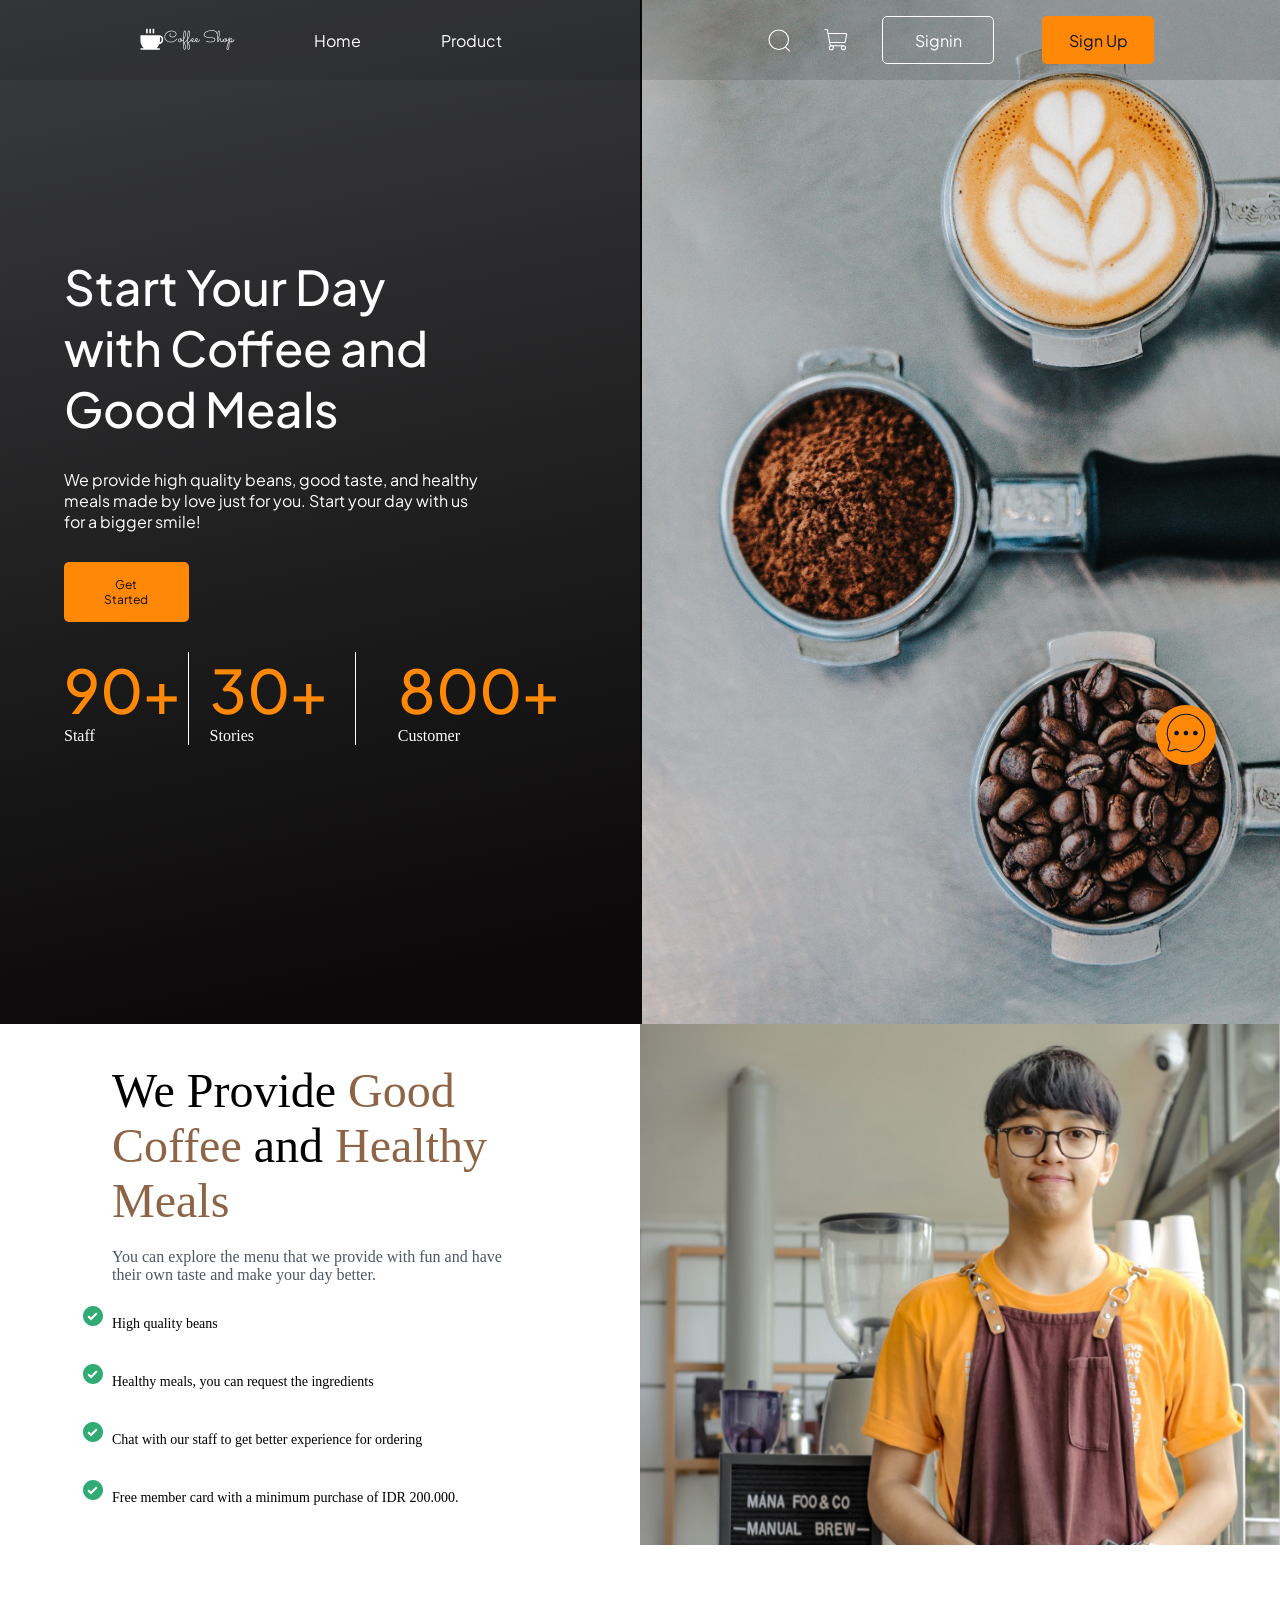
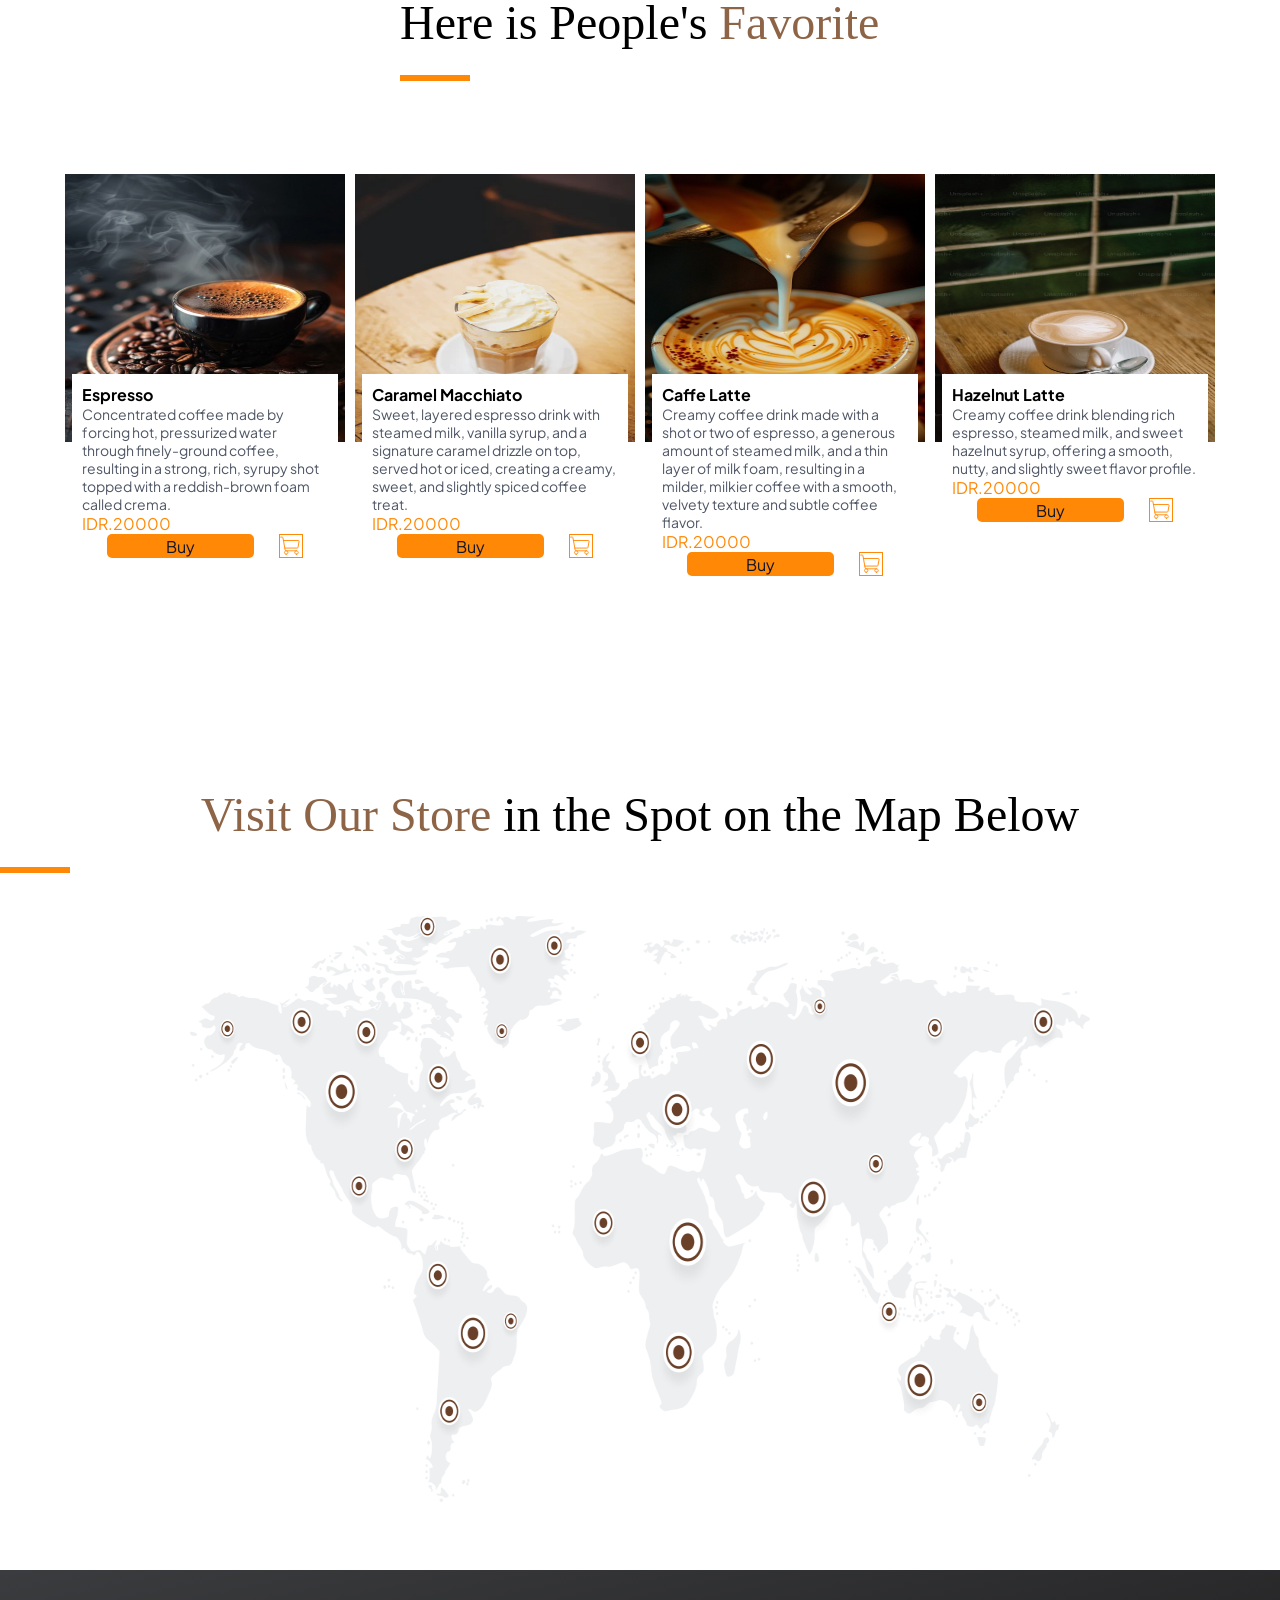
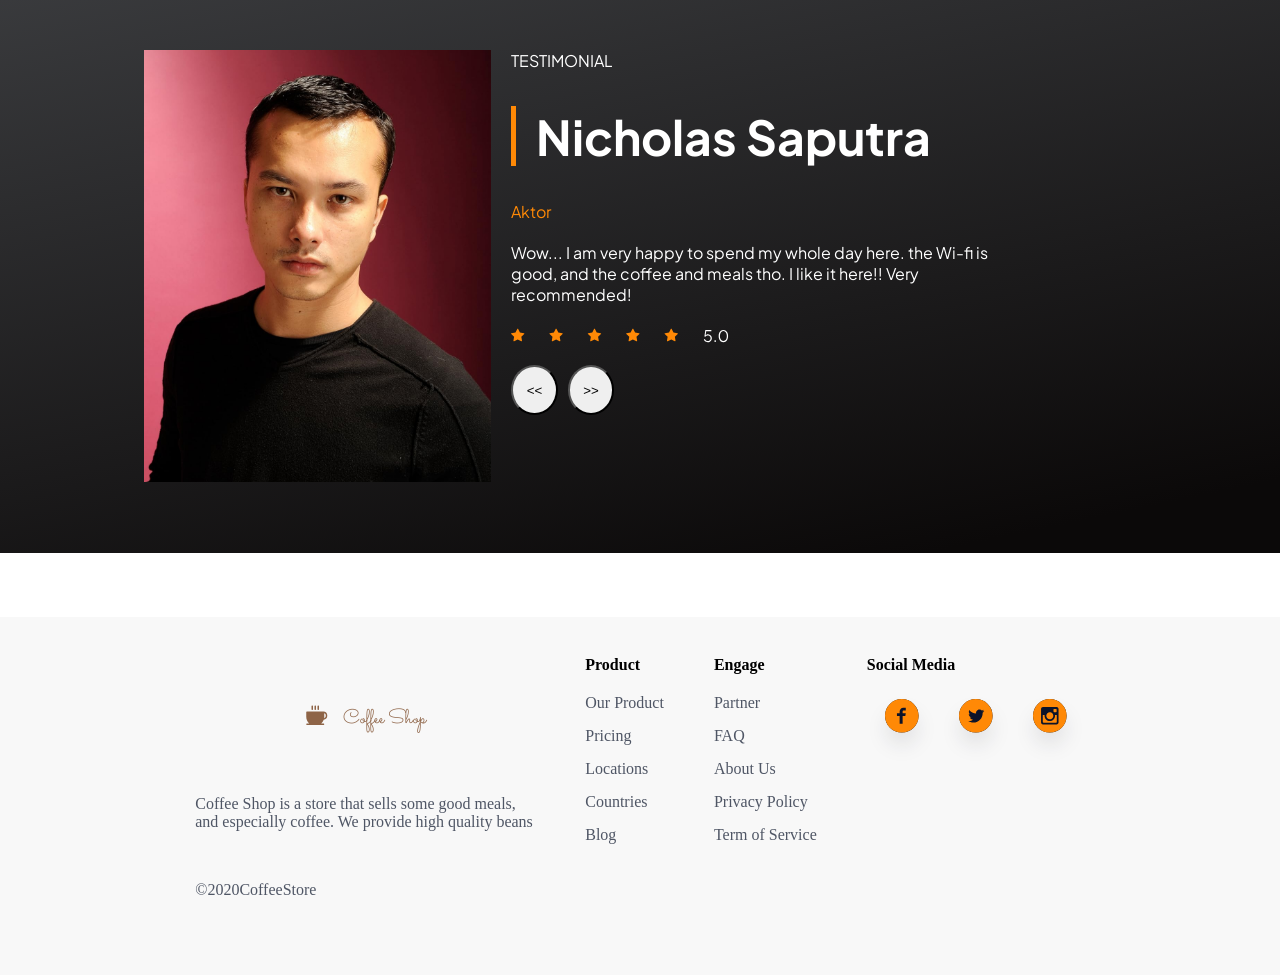
<file: index.html>
<!DOCTYPE html>
<html lang="en">

<head>
    <meta charset="UTF-8">
    <meta name="viewport" content="width=device-width, initial-scale=1.0">
    <title>Home</title>
    <link rel="stylesheet" href="style.css">
    <link rel="preconnect" href="https://fonts.googleapis.com">
    <link rel="preconnect" href="https://fonts.gstatic.com" crossorigin>
    <link
        href="https://fonts.googleapis.com/css2?family=Plus+Jakarta+Sans:ital,wght@0,200..800;1,200..800&family=Rancho&family=Sacramento&display=swap"
        rel="stylesheet">
    <link href="https://fonts.googleapis.com/css2?family=Rancho&family=Sacramento&display=swap" rel="stylesheet">
</head>

<body>
    <nav class="navbar">
        <div>
            <div>
                <img class="nav-icon-img" src="src/assets/icon/logo-putih.svg" alt="">
                <a href="index.html">Coffee Shop</a>
            </div>
            <div>
                <ul>
                    <li><a href="index.html">Home</a></li>
                    <li><a href="products.html">Product</a></li>
                </ul>
            </div>
        </div>
        <div>
            <img src="src/assets/icon/Search.svg" alt="">
            <img src="src/assets/icon/ShoppingCart.svg" alt="">
            <div>
                <ul>
                    <li><a href="login.html">Signin</a></li>
                    <li><a href="register.html">Sign Up</a></li>
                </ul>
            </div>
        </div>
    </nav>
    <main>
        <div class="container-main">
            <div>
                <div>
                    <h1>Start Your Day with Coffee and Good Meals</h1>
                    <p>We provide high quality beans, good taste, and healthy meals made by love just for you. Start
                        your day with us for a bigger smile!</p>
                    <a class="get-start" href="products.html">Get Started</a>
                    <div>
                        <div>
                            <h2>90+</h2>
                            <p>Staff</p>
                        </div>
                        <div>
                            <h2>30+</h2>
                            <p>Stories</p>
                        </div>
                        <div>
                            <h2>800+</h2>
                            <p>Customer</p>
                        </div>
                    </div>
                </div>
            </div>
            <div class="main-kanan">
                <!-- <img class="img-main-kanan" src="img/home.svg" alt=""> -->
            </div>
        </div>
        <div class="provide-section">
            <div>
                <div>
                    <h2>We Provide <span class="brown">Good Coffee</span> and <span class="brown">Healthy Meals</span>
                    </h2>
                    <p>You can explore the menu that we provide with fun and have their own taste and make your day
                        better.</p>
                    <ul>
                        <li>High quality beans</li>
                        <li>Healthy meals, you can request the ingredients</li>
                        <li>Chat with our staff to get better experience for ordering</li>
                        <li>Free member card with a minimum purchase of IDR 200.000.</li>
                    </ul>
                </div>
            </div>
            <div>
                <img src="img/barista-Rectangle.jpg" alt="Barista">
            </div>
        </div>
        <div class="favorite-section">
            <div class="favorit-title">
                <h2>Here is People's <span class="h2-brown">Favorite</span></h2>
                <div class="garis"></div>
                <p>Let's choose and have a bit taste of poeple's favorite. It might be yours too!</p>
            </div>
            <div class="favorite-galery">
                <div class="haznut">
                    <!-- <img src="img/hazelnut-latte-1.png" alt="hazelnut latte 1">
                        <div class="caption">
                            <h4>Hazelnut Latte</h4>
                            <p>You can explore the menu that we provide with fun and have their own taste and make your day better.</p>
                            <p>IDR 20.000</p>
                            <div>
                                <a href="detail-product.html">Buy</a>
                                <a href="checkout-product.html"><img src="src/assets/icon/ShoppingCartOren.svg" alt="cart Icon"></a>
                            </div>
                        </div> -->
                </div>
                <!-- <div class="haznut">
                    <img src="img/hazelnut latte 2.png" alt="hazelnut latte 2">
                    <div class="caption">
                        <h4>Hazelnut Latte</h4>
                        <p>You can explore the menu that we provide with fun and have their own taste and make your day
                            better.</p>
                        <p>IDR 20.000</p>
                        <div>
                            <a href="detail-product.html">Buy</a>
                            <a href="#"><img src="src/assets/icon/ShoppingCartOren.svg" alt=""></a>
                        </div>
                    </div>
                </div>
                <div class="haznut">
                    <img src="img/hazelnut latte 3.png" alt="hazelnut latte 3">
                    <div class="caption">
                        <h4>Hazelnut Latte</h4>
                        <p>You can explore the menu that we provide with fun and have their own taste and make your day
                            better.</p>
                        <p>IDR 20.000</p>
                        <div>
                            <a href="detail-product.html">Buy</a>
                            <a href="#"><img src="src/assets/icon/ShoppingCartOren.svg" alt=""></a>
                        </div>
                    </div>
                </div>
                <div class="haznut">
                    <img src="img/hazelnut latte 4.jpg" alt="hazelnut latte 4">
                    <div class="caption">
                        <h4>Hazelnut Latte</h4>
                        <p>You can explore the menu that we provide with fun and have their own taste and make your day
                            better.</p>
                        <p>IDR 20.000</p>
                        <div>
                            <a href="detail-product.html">Buy</a>
                            <a href="#"><img src="src/assets/icon/ShoppingCartOren.svg" alt=""></a>
                        </div>
                    </div>
                </div> -->
            </div>
        </div>
        <div class="visit">
            <h1><span class="hbrown">Visit Our Store</span> in the Spot on the Map Below</h1>
            <div class="garis"></div>
            <p>You can explore the menu that we provide with fun and have their own taste and make your day better.</p>
            <img src="img/Huge Global.png" alt="Global Map">
        </div>
        <div class="testimonial">
            <!-- <div>
                <div>
                    <img src="img/viezh robert.jpg" alt="viezh robert">
                </div>
                <div>
                    <p>TESTIMONIAL</p>
                    <h1>Viezh Robert</h1>
                    <p>Manager Coffe Shop</p>
                    <p>"Wow... I am very happy to spend my whole day here. the Wi-fi is good, and the coffee and meals tho. I like it here!! Very recommended!"</p>
                    <div class="bintang">
                        <img src="src/assets/icon/Frame 41.svg" alt="">

                    </div>
                    <div class="arrow">
                        <img src="src/assets/icon/left arrow white.svg" alt="">
                        <img src="src/assets/icon/right arrow oren.svg" alt="">
                    </div>
                    <img src="src/assets/icon/dot-testimoni.svg" alt="">
                </div>
            </div> -->
        </div>
        <footer>
            <div>
                <div>
                    <div class="logo">
                        <img class="cslogo" src="src/assets/icon/coffee.svg" alt="">
                        <h1>Coffee Shop</h1>
                        <!-- <div>
                        </div>
                        <div class="name">
                        </div> -->
                    </div>
                    <p>Coffee Shop is a store that sells some good meals, and especially coffee. We provide high quality
                        beans</p>
                    <p>&copy;2020CoffeeStore</p>
                </div>
                <div>
                    <h4>Product</h4>
                    <ul>
                        <li>Our Product</li>
                        <li>Pricing</li>
                        <li>Locations</li>
                        <li>Countries</li>
                        <li>Blog</li>
                    </ul>
                </div>
                <div>
                    <h4>Engage</h4>
                    <ul>
                        <li>Partner</li>
                        <li>FAQ</li>
                        <li>About Us</li>
                        <li>Privacy Policy</li>
                        <li>Term of Service</li>
                    </ul>
                </div>
                <div>
                    <h4>Social Media</h4>
                    <div class="container-socmed-icon">
                        <img src="src/assets/icon/Facebook-oren.svg" alt="">
                        <img src="src/assets/icon/Twitter.svg" alt="">
                        <img src="src/assets/icon/Instagram.svg" alt="">
                    </div>
                </div>
            </div>
        </footer>
        <div>
            <a class="chat" href="https://wa.me/6288805101408?text=Haloo%20Anton"><img src="src/assets/icon/ChatCircleDots.svg"
                    alt="" style="width: 50px;" /></a>
        </div>
    </main>
    <script>
        const productsType = [
            {
                id: 1,
                image: "./img/Authentic-Coffee.jpg",
                name: "Espresso",
                description: "Concentrated coffee made by forcing hot, pressurized water through finely-ground coffee, resulting in a strong, rich, syrupy shot topped with a reddish-brown foam called crema.",
                price: 20000
            },
            {
                id: 2,
                image: "./img/hazelnut-latte-2.png",
                name: "Caramel Macchiato",
                description: "Sweet, layered espresso drink with steamed milk, vanilla syrup, and a signature caramel drizzle on top, served hot or iced, creating a creamy, sweet, and slightly spiced coffee treat.",
                price: 20000
            },
            {   
                id: 3,
                image: "./img/cafe-latte.jpg",
                name: "Caffe Latte",
                description: "Creamy coffee drink made with a shot or two of espresso, a generous amount of steamed milk, and a thin layer of milk foam, resulting in a milder, milkier coffee with a smooth, velvety texture and subtle coffee flavor.",
                price: 20000
            },
            {
                id: 4,
                image: "./img/hazelnut-latte-4.jpg",
                name: "Hazelnut Latte",
                description: "Creamy coffee drink blending rich espresso, steamed milk, and sweet hazelnut syrup, offering a smooth, nutty, and slightly sweet flavor profile.",
                price: 20000
            }
        ]

        const testimonialData = [
            {
                id: 1,
                name: "Nicholas Saputra",
                picture: "img/nicholas.jpg",
                profession: "Aktor",
                testi: "Wow... I am very happy to spend my whole day here. the Wi-fi is good, and the coffee and meals tho. I like it here!! Very recommended!"
            },
            {
                id: 2,
                name: "Iko Uwais",
                picture: "img/iko-uwais.jpeg",
                profession: "Aktor",
                testi: "I love this coffee shop, the coffee and meals are unimaginable. I will recommend this place to my friends!"
            },
            {
                id: 3,
                name: "Vincent Rompies",
                picture: "img/Vincent_Rompies.jpg",
                profession: "Presenter, Komedian, Aktor",
                testi: "This coffee shop is awesome, it has a signature style, very unique, gen Z said very culture haha.."
            },
            {
                id: 4,
                name: "Dian Sastrowardoyo",
                picture: "img/diansastro.jpg",
                profession: "Aktris",
                testi: "I love the ambience, so calming, comfortable, it's the right place for reading books while enjoying a cup of coffee."
            }
        ]

        let currentIndex = 0
        const testimonial = document.querySelector(".testimonial")

        function showTestimonial(index) {
            const person = testimonialData[index]

            const testimonial = document.querySelector(".testimonial")
            // testimonial.style.display = "flex"
            testimonial.style.background = "linear-gradient(168.18deg, #777C82 -114.74%, #0B0909 91.35%)"
            // testimonial.style.height = "70%"
            const container = document.createElement("div")
            container.style.margin = "5%"
            container.style.display = "flex"
            container.style.gap = "20px"
            container.style.fontFamily = "Plus Jakarta Sans, sans-serif"
            const contImage = document.createElement("div")
            contImage.style.width = "35%"
            contImage.style.height = "432px"
            const img = document.createElement("img")
            img.setAttribute("src", person.picture)
            img.setAttribute("alt", person.name)
            img.style.objectFit = "cover"
            contImage.append(img)

            const contTesti = document.createElement("div")
            contTesti.style.display = "flex"
            contTesti.style.flexDirection = "column"
            contTesti.style.gap = "20px"
            const title = document.createElement("p")
            title.textContent = "TESTIMONIAL"
            title.style.fontSize = "16px"
            title.style.color = "white"

            const name = document.createElement("h1")
            name.textContent = person.name
            name.style.fontSize = "48px"
            name.style.color = "white"

            const profes = document.createElement("p")
            profes.textContent = person.profession
            profes.style.fontSize = "16px"
            profes.style.color = "#FF8906"

            const testi = document.createElement("p")
            testi.textContent = person.testi
            testi.style.fontSize = "16px"
            testi.style.color = "white"
            testi.style.width = ""

            const rate = document.createElement("div")
            rate.style.width = "220px"
            rate.style.height = "20px"
            const star = document.createElement("img")
            star.setAttribute("src", "src/assets/icon/Frame 41.svg")
            rate.append(star)

            const arrow = document.createElement("div")
            // arrow.classList.add(arrLeft, arrRight)
            const arrLeft = document.createElement("button")
            arrLeft.textContent = "<<"
            arrLeft.style.width = "50px"
            arrLeft.style.height = "50px"
            arrLeft.style.borderRadius = "50%"
            arrLeft.setAttribute("id", "arrLeft")
            const arrRight = document.createElement("button")
            arrRight.textContent = ">>"
            arrRight.style.width = "50px"
            arrRight.style.height = "50px"
            arrRight.setAttribute("id", "arrRight")
            arrRight.style.borderRadius = "50%"
            arrow.append(arrLeft, arrRight)

            // const scroll = document.createElement("div")
            arrLeft.addEventListener("click", () => {
                currentIndex--
                if (currentIndex >= testimonialData.length){
                    currentIndex = 0
                } else if (currentIndex = 0){
                    currentIndex = testimonialData.length
                }
                testimonial.innerHTML = ""
                showTestimonial(currentIndex)
            })
            arrRight.addEventListener("click", () => {
                currentIndex++
                if (currentIndex >= testimonialData.length){
                    currentIndex = 0
                }
                testimonial.innerHTML = ""
                showTestimonial(currentIndex)
            })

            // arrow.append(arrLeft, arrRight)
            contTesti.append(title, name, profes, testi, rate, arrow)

            container.append(contImage, contTesti)

            testimonial.append(container)
        }
        showTestimonial(currentIndex)

        // testimonialData.forEach((person) => {
        // });

        productsType.forEach((products) => {
            const product = document.querySelector(".haznut");
            product.style.display = "flex"
            product.style.flexDirection = "row"
            product.style.gap = "10px"
            const container = document.createElement("div");
            container.style.position = "relative";
            product.style.marginBottom = "30%";
            const img = document.createElement("img");
            img.setAttribute("src", products.image);
            img.setAttribute("alt", `${products.name}`);
            container.append(img);

            const caption = document.createElement("div");
            caption.style.position = "absolute";
            caption.style.zIndex = "2";
            caption.style.top = "200px";
            caption.style.width = "95%";
            caption.style.backgroundColor = "#FFFFFF";
            caption.style.padding = "10px";
            caption.style.fontFamily = "Plus Jakarta Sans, sans-serif";
            const name = document.createElement("h4");
            name.textContent = products.name;
            caption.append(name);
            const desc = document.createElement("p");
            desc.textContent = products.description;
            desc.style.color = "#4F5665";
            desc.style.fontSize = "14px";
            caption.append(desc);
            const price = document.createElement("p");
            price.textContent = `IDR.${products.price}`;
            price.style.color = "#FF8906";
            caption.append(price);
            const option = document.createElement("div");
            const buyOption = document.createElement("a");
            buyOption.setAttribute("href", "./detail-product.html");
            buyOption.textContent = "Buy";
            buyOption.style.textDecoration = "none";
            buyOption.style.backgroundColor = "#FF8906";
            buyOption.style.width = "60%";
            buyOption.style.display = "flex";
            buyOption.style.alignItems = "center";
            buyOption.style.justifyContent = "center";
            buyOption.style.borderRadius = "5px";
            buyOption.style.color = "#0B132A";

            const cartOption = document.createElement("a");
            cartOption.setAttribute("href", "./checkout-product.html");
            const cartIcon = document.createElement("img");
            cartIcon.setAttribute("src", "src/assets/icon/ShoppingCartOren.svg");
            cartIcon.setAttribute("alt", "Cart Icon");
            cartIcon.style.width = "24px";
            cartIcon.style.height = "24px";
            cartIcon.style.border = "#FF8906 solid 1px";
            cartIcon.style.display = "flex";
            cartIcon.style.alignItems = "center";
            cartIcon.style.justifyContent = "center";

            cartOption.append(cartIcon);
            option.style.display = "flex";
            option.style.justifyContent = "space-evenly";
            option.append(buyOption); //, cartOption
            option.append(cartOption);
            container.style.display = "flex";
            container.style.justifyContent = "center";
            caption.append(option);
            container.append(caption);
            product.append(container);
        });
    </script>
</body>

</html>
</file>
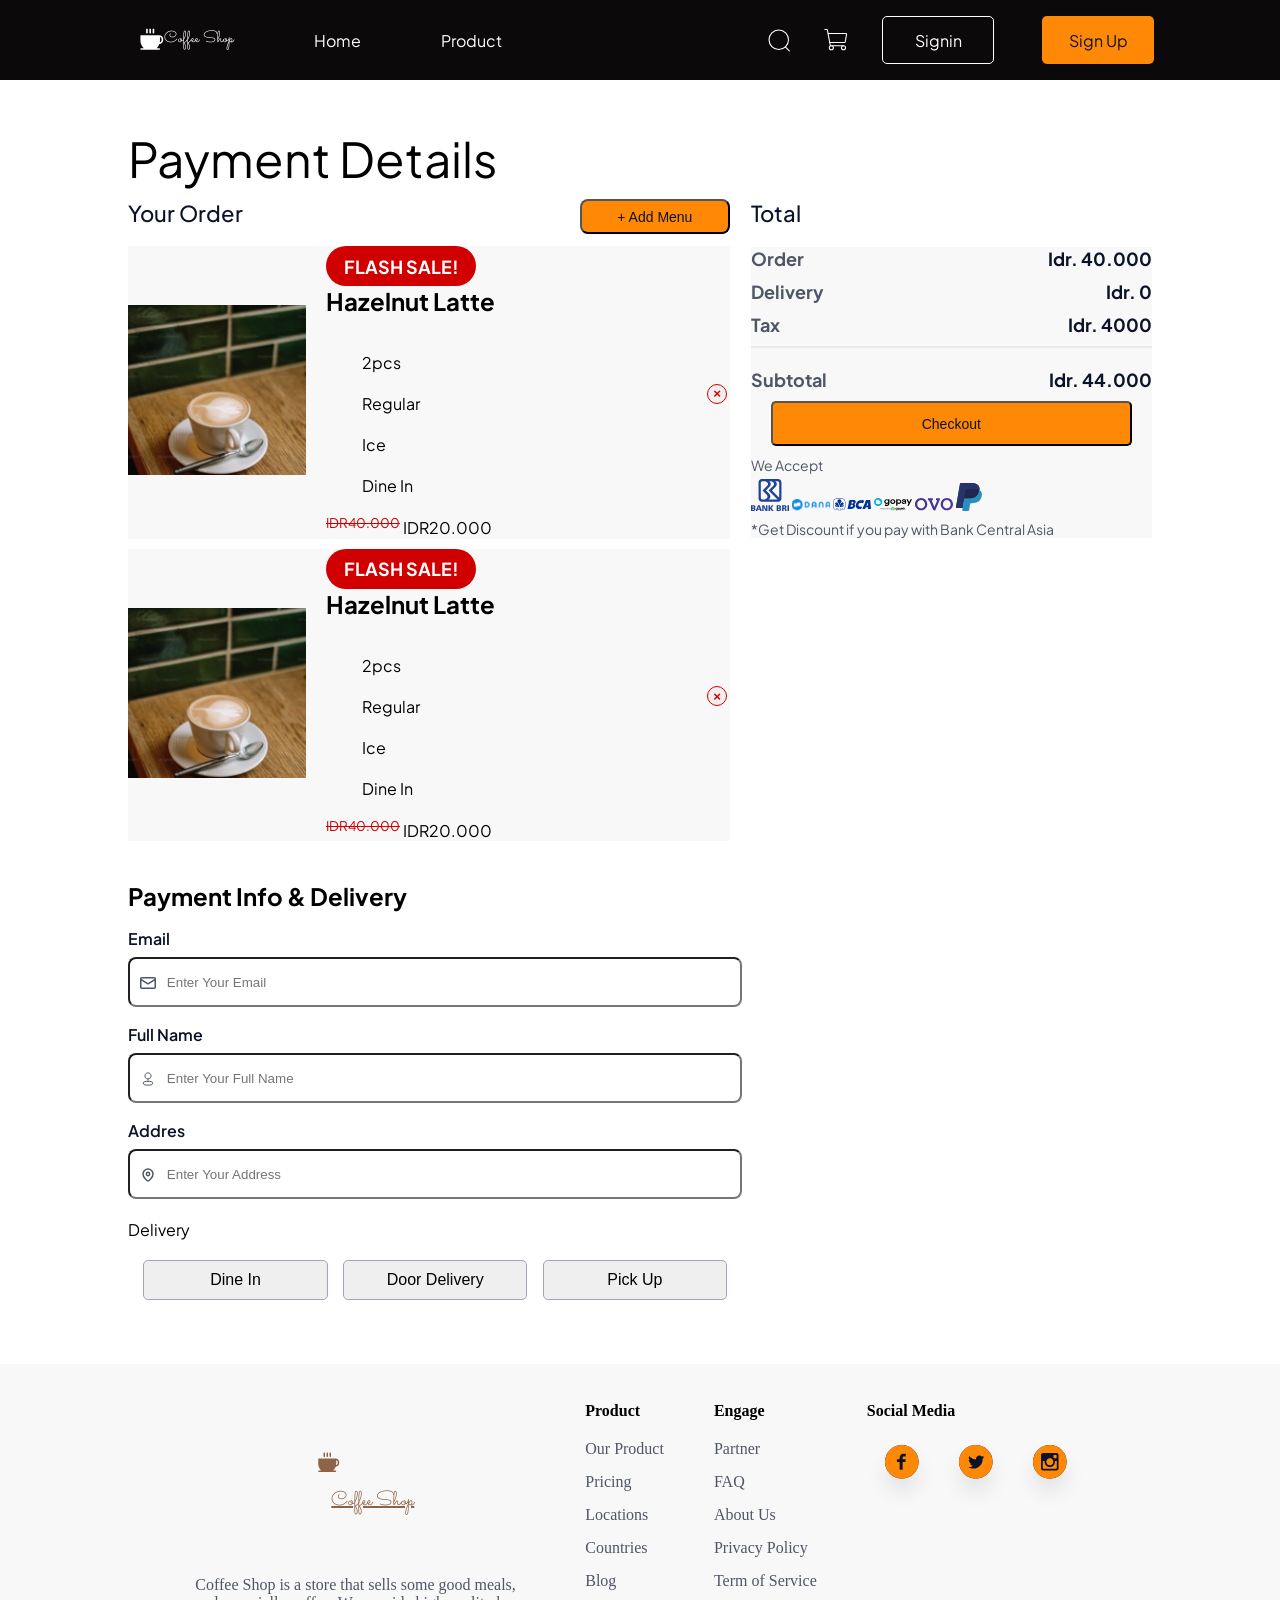
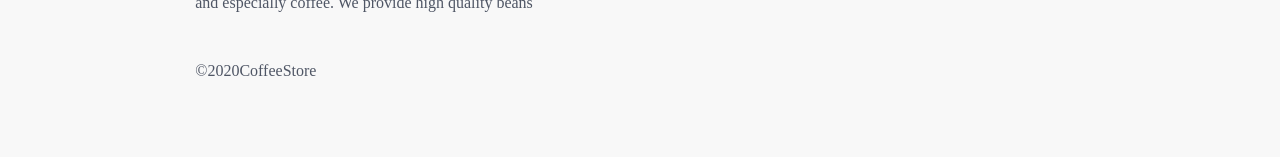
<file: checkout-product.html>
<!DOCTYPE html>
<html lang="en">

<head>
    <meta charset="UTF-8">
    <meta name="viewport" content="width=device-width, initial-scale=1.0">
    <title>Checkout Product</title>
    <link rel="stylesheet" href="style.css">
    <link rel="preconnect" href="https://fonts.googleapis.com">
    <link rel="preconnect" href="https://fonts.gstatic.com" crossorigin>
    <link
        href="https://fonts.googleapis.com/css2?family=Plus+Jakarta+Sans:ital,wght@0,200..800;1,200..800&family=Rancho&family=Sacramento&display=swap"
        rel="stylesheet">
    <link href="https://fonts.googleapis.com/css2?family=Rancho&family=Sacramento&display=swap" rel="stylesheet">
</head>

<body>
    <nav class="navbar hitam">
        <div>
            <div>
                <img class="nav-icon-img" src="src/assets/icon/logo-putih.svg" alt="">
                <a href="index.html">Coffee Shop</a>
            </div>
            <div>
                <ul>
                    <li><a href="index.html">Home</a></li>
                    <li><a href="products.html">Product</a></li>
                </ul>
            </div>
        </div>
        <div>
            <img src="src/assets/icon/Search.svg" alt="">
            <img src="src/assets/icon/ShoppingCart.svg" alt="">
            <div>
                <ul>
                    <li><a href="login.html">Signin</a></li>
                    <li><a href="register.html">Sign Up</a></li>
                </ul>
            </div>
        </div>
    </nav>
    <div class="checkout-product">
        <div class="page-title">Payment Details</div>
        <div>
            <div>
                <div>
                    <h2>Your Order</h2>
                    <button id="add-menu">+ Add Menu</button>
                    <!-- <p id="add-menu">+ Add Menu</p> -->
                </div>
                <div class="checkout-list">
                    <div>
                        <div>
                            <img src="img/hazelnut-latte-170.svg" alt="Hazelnut Latte">
                        </div>
                        <div>
                            <div class="fs">FLASH SALE!</div>
                            <h2>Hazelnut Latte</h2>
                            <div class="detail-order">
                                <div>2pcs</div>
                                <div>Regular</div>
                                <div>Ice</div>
                                <div>Dine In</div>
                            </div>
                            <div class="price"><sup>IDR40.000</sup> IDR20.000</div>
                        </div>
                        <div>
                            <button>&times;</button>
                        </div>
                    </div>
                    <div>
                        <div>
                            <img src="img/hazelnut-latte-170.svg" alt="Hazelnut Latte">
                        </div>
                        <div>
                            <div class="fs">FLASH SALE!</div>
                            <h2>Hazelnut Latte</h2>
                            <div class="detail-order">
                                <div>2pcs</div>
                                <div>Regular</div>
                                <div>Ice</div>
                                <div>Dine In</div>
                            </div>
                            <div class="price"><sup>IDR40.000</sup> IDR20.000</div>
                        </div>
                        <div>
                            <button>&times;</button>
                        </div>
                    </div>
                </div>
            </div>
            <div>
                <div>Total</div>
                <div>
                    <div>
                        <div>Order</div>
                        <div>Idr. 40.000</div>
                    </div>
                    <div>
                        <div>Delivery</div>
                        <div>Idr. 0</div>
                    </div>
                    <div>
                        <div>Tax</div>
                        <div>Idr. 4000</div>
                    </div>
                    <div>
                        <div>Subtotal</div>
                        <div>Idr. 44.000</div>
                    </div>
                    <button>Checkout</button>
                    <div>
                        <div>We Accept</div>
                        <div>
                            <img src="src/assets/icon/Bank BRI (Bank Rakyat Indonesia) Logo (SVG-240p) - FileVector69 1.svg"
                                alt="BRI">
                            <img src="src/assets/icon/Logo DANA (PNG-240p) - FileVector69 1.svg" alt="DANA">
                            <img src="src/assets/icon/Bank BCA Logo (SVG-240p) - FileVector69 1.svg" alt="BCA">
                            <img src="src/assets/icon/Logo GoPay (SVG-240p) - FileVector69 1.svg" alt="GoPay">
                            <img src="src/assets/icon/Vector.svg" alt="Ovo">
                            <img src="src/assets/icon/logos_paypal.svg" alt="Paypal">
                        </div>
                        <div>*Get Discount if you pay with Bank Central Asia</div>
                    </div>
                </div>
            </div>
        </div>
        <div class="payment-info">
            <h2>Payment Info & Delivery</h2>
            <div class="input-box">
                <h3>Email</h3>
                <div class="form">
                    <img class="icon" src="src/assets/icon/mail.svg" alt="">
                    <input class="input" type="text" placeholder="Enter Your Email">
                </div>
            </div>
            <div class="input-box">
                <h3>Full Name</h3>
                <div class="form">
                    <img class="icon" src="src/assets/icon/Profile.svg" alt="">
                    <input class="input" type="text" placeholder="Enter Your Full Name">
                </div>
            </div>
            <div class="input-box">
                <h3>Addres</h3>
                <div class="form">
                    <img class="icon" src="src/assets/icon/Location.svg" alt="">
                    <input class="input" type="text" placeholder="Enter Your Address">
                </div>
            </div>
            <div>Delivery</div>
            <div>
                <button>Dine In</button>
                <button>Door Delivery</button>
                <button>Pick Up</button>
            </div>
        </div>
    </div>
    <footer>
        <div>
            <div>
                <div class="logo">
                    <a href="index.html"><img class="cslogo" src="src/assets/icon/coffee.svg" alt=""><h1>Coffee Shop</h1></a>
                </div>
                <p>Coffee Shop is a store that sells some good meals, and especially coffee. We provide high quality
                    beans</p>
                <p>&copy;2020CoffeeStore</p>
            </div>
            <div>
                <h4>Product</h4>
                <ul>
                    <li>Our Product</li>
                    <li>Pricing</li>
                    <li>Locations</li>
                    <li>Countries</li>
                    <li>Blog</li>
                </ul>
            </div>
            <div>
                <h4>Engage</h4>
                <ul>
                    <li>Partner</li>
                    <li>FAQ</li>
                    <li>About Us</li>
                    <li>Privacy Policy</li>
                    <li>Term of Service</li>
                </ul>
            </div>
            <div>
                <h4>Social Media</h4>
                <div class="container-socmed-icon">
                    <img src="src/assets/icon/Facebook-oren.svg" alt="">
                    <img src="src/assets/icon/Twitter.svg" alt="">
                    <img src="src/assets/icon/Instagram.svg" alt="">
                </div>
            </div>
        </div>
    </footer>
</body>

</html>
</file>
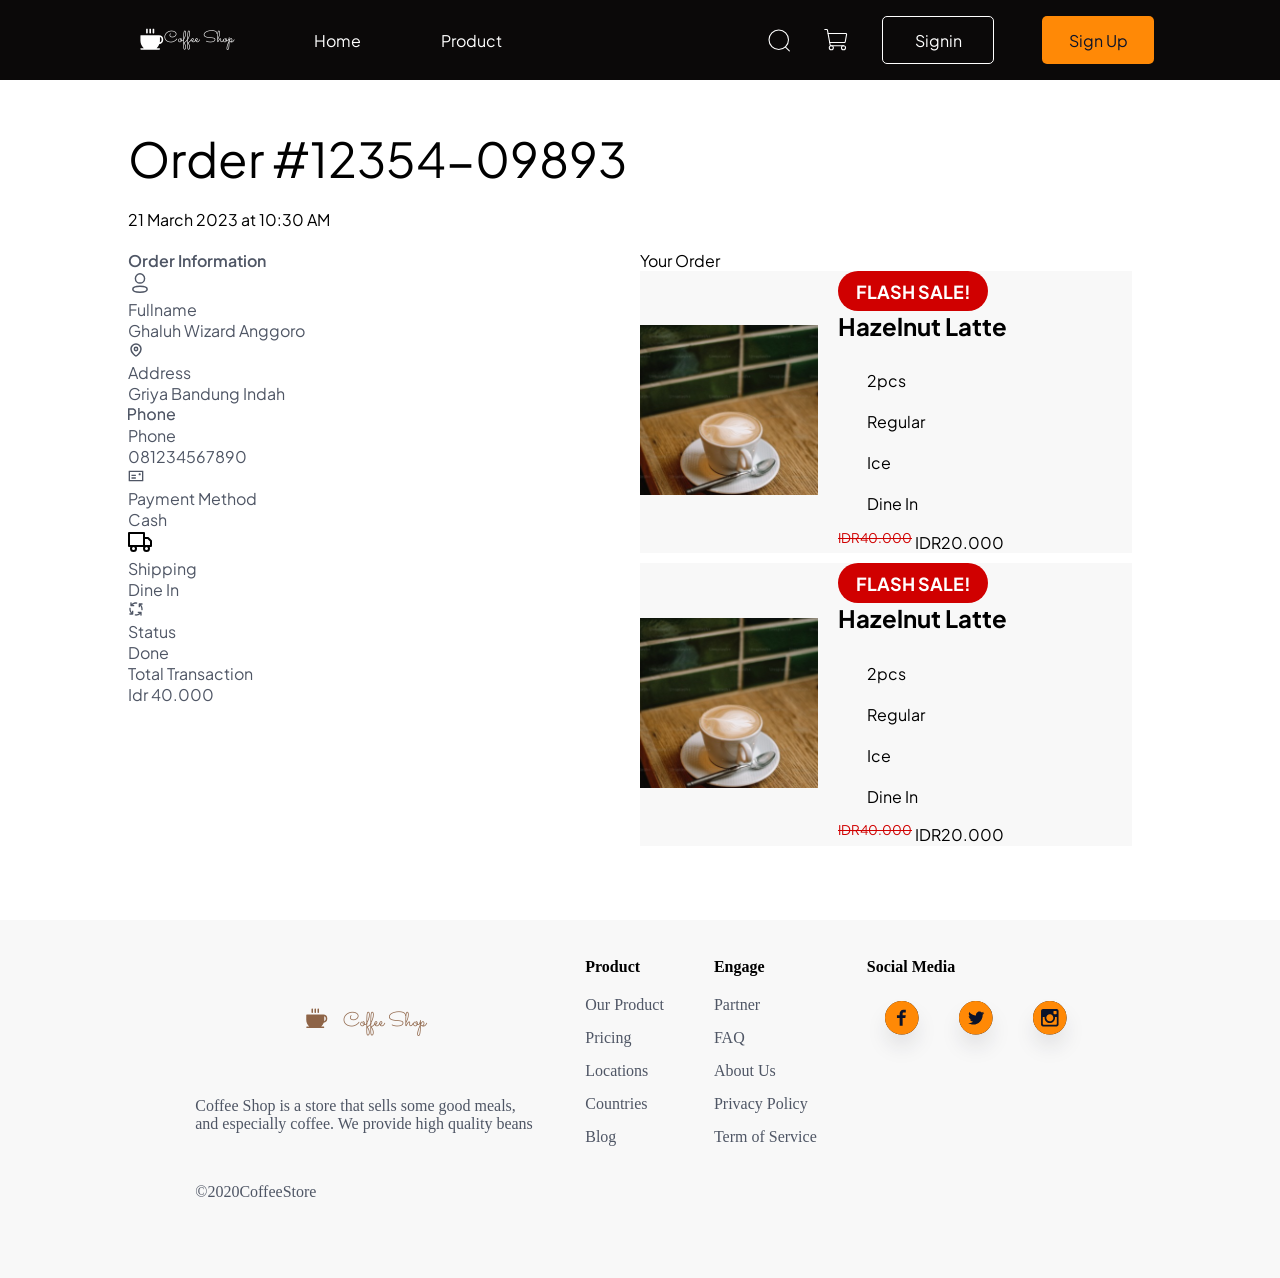
<file: detail-order.html>
<!DOCTYPE html>
<html lang="en">

<head>
    <meta charset="UTF-8">
    <meta name="viewport" content="width=device-width, initial-scale=1.0">
    <title>Detail Order</title>
    <link rel="stylesheet" href="style.css">
    <link rel="preconnect" href="https://fonts.googleapis.com">
    <link rel="preconnect" href="https://fonts.gstatic.com" crossorigin>
    <link
        href="https://fonts.googleapis.com/css2?family=Plus+Jakarta+Sans:ital,wght@0,200..800;1,200..800&family=Rancho&family=Sacramento&display=swap"
        rel="stylesheet">
    <link href="https://fonts.googleapis.com/css2?family=Rancho&family=Sacramento&display=swap" rel="stylesheet">
</head>

<body>
    <nav class="navbar hitam">
        <div>
            <div>
                <img class="nav-icon-img" src="src/assets/icon/logo-putih.svg" alt="">
                <a href="index.html">Coffee Shop</a>
            </div>
            <div>
                <ul>
                    <li><a href="index.html">Home</a></li>
                    <li><a href="products.html">Product</a></li>
                </ul>
            </div>
        </div>
        <div>
            <img src="src/assets/icon/Search.svg" alt="">
            <img src="src/assets/icon/ShoppingCart.svg" alt="">
            <div>
                <ul>
                    <li><a href="login.html">Signin</a></li>
                    <li><a href="register.html">Sign Up</a></li>
                </ul>
            </div>
        </div>
    </nav>
    <div class="detail-order">
        <div class="page-title">Order #12354-09893</div>
        <div>21 March 2023 at 10:30 AM</div>
        <div>
            <div>
                <div>Order Information</div>
                <div>
                    <div>
                        <img src="src/assets/icon/Profile.svg" alt="">
                        <div>Fullname</div>
                    </div>
                    <div>Ghaluh Wizard Anggoro</div>
                </div>
                <div>
                    <div>
                        <div><img src="src/assets/icon/Location.svg" alt=""></div>
                        <div>Address</div>
                    </div>
                    <div>Griya Bandung Indah</div>
                </div>
                <div>
                    <div>
                        <div><img src="src/assets/icon/Phone.svg" alt=""></div>
                        <div>Phone</div>
                    </div>
                    <div>081234567890</div>
                </div>
                <div>
                    <div>
                        <div><img src="src/assets/icon/u_postcard.svg" alt=""></div>
                        <div>Payment Method</div>
                    </div>
                    <div>Cash</div>
                </div>
                <div>
                    <div>
                        <div><img src="src/assets/icon/truck.svg" alt=""></div>
                        <div>Shipping</div>
                    </div>
                    <div>Dine In</div>
                </div>
                <div>
                    <div>
                        <div><img src="src/assets/icon/u_process.svg" alt=""></div>
                        <div>Status</div>
                    </div>
                    <div>Done</div>
                </div>
                <div>
                    <div>Total Transaction</div>
                    <div>Idr 40.000</div>
                </div>
            </div>
            <div>
                <div>Your Order</div>
                <div class="checkout-list">
                    <div>
                        <div>
                            <img src="img/hazelnut-latte-170.svg" alt="Hazelnut Latte">
                        </div>
                        <div>
                            <div class="fs">FLASH SALE!</div>
                            <h2>Hazelnut Latte</h2>
                            <div class="detail-order">
                                <div>2pcs</div>
                                <div>Regular</div>
                                <div>Ice</div>
                                <div>Dine In</div>
                            </div>
                            <div class="price"><sup>IDR40.000</sup> IDR20.000</div>
                        </div>
                    </div>
                    <div>
                        <div>
                            <img src="img/hazelnut-latte-170.svg" alt="Hazelnut Latte">
                        </div>
                        <div>
                            <div class="fs">FLASH SALE!</div>
                            <h2>Hazelnut Latte</h2>
                            <div class="detail-order">
                                <div>2pcs</div>
                                <div>Regular</div>
                                <div>Ice</div>
                                <div>Dine In</div>
                            </div>
                            <div class="price"><sup>IDR40.000</sup> IDR20.000</div>
                        </div>
                    </div>
                </div>
            </div>
        </div>
    </div>
    <footer>
        <div>
            <div>
                <div class="logo">
                    <img class="cslogo" src="src/assets/icon/coffee.svg" alt="">
                    <h1>Coffee Shop</h1>
                </div>
                <p>Coffee Shop is a store that sells some good meals, and especially coffee. We provide high quality
                    beans</p>
                <p>&copy;2020CoffeeStore</p>
            </div>
            <div>
                <h4>Product</h4>
                <ul>
                    <li>Our Product</li>
                    <li>Pricing</li>
                    <li>Locations</li>
                    <li>Countries</li>
                    <li>Blog</li>
                </ul>
            </div>
            <div>
                <h4>Engage</h4>
                <ul>
                    <li>Partner</li>
                    <li>FAQ</li>
                    <li>About Us</li>
                    <li>Privacy Policy</li>
                    <li>Term of Service</li>
                </ul>
            </div>
            <div>
                <h4>Social Media</h4>
                <div class="container-socmed-icon">
                    <img src="src/assets/icon/Facebook-oren.svg" alt="">
                    <img src="src/assets/icon/Twitter.svg" alt="">
                    <img src="src/assets/icon/Instagram.svg" alt="">
                </div>
            </div>
        </div>
    </footer>
</body>

</html>
</file>
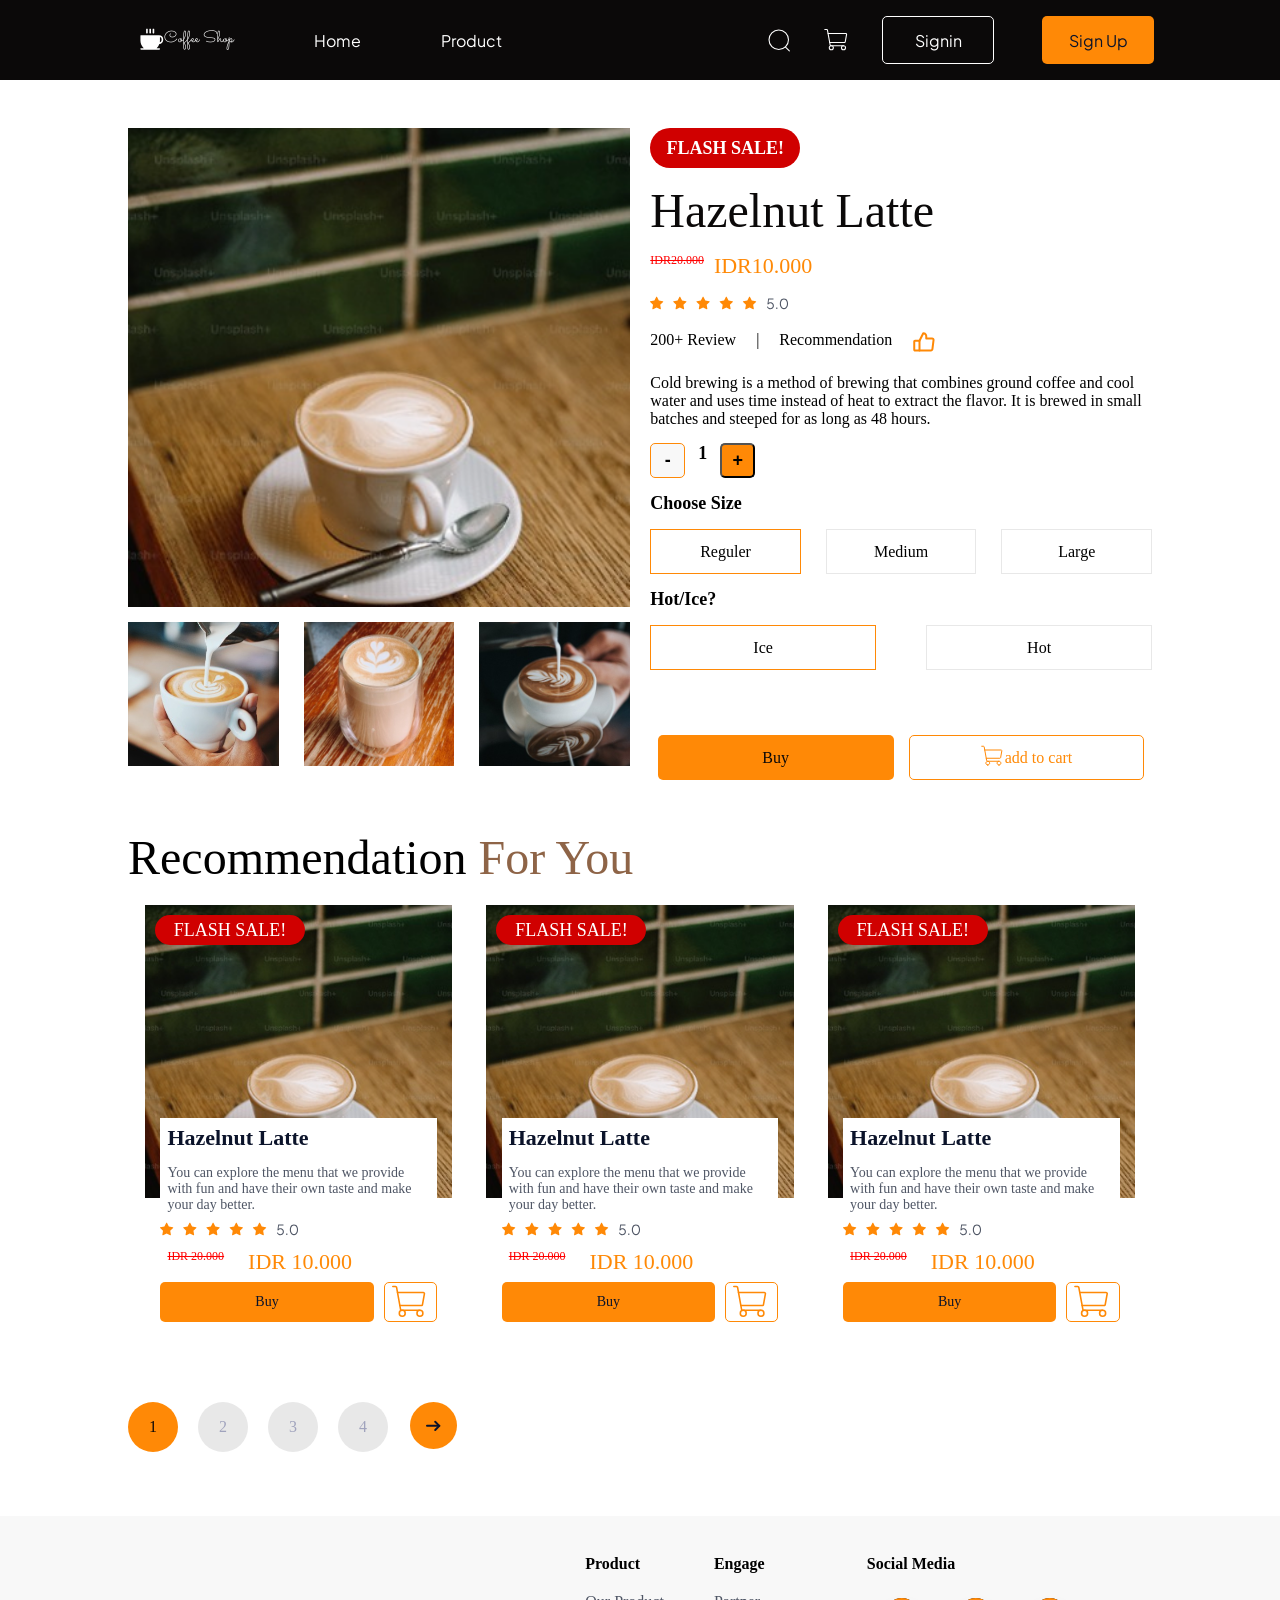
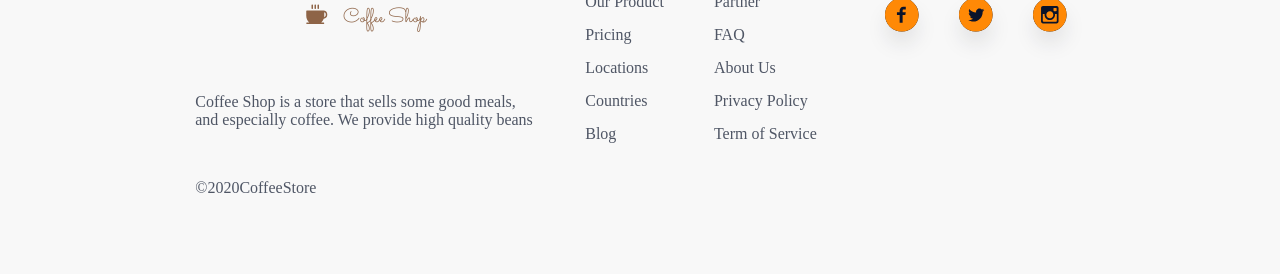
<file: detail-product.html>
<!DOCTYPE html>
<html lang="en">

<head>
    <meta charset="UTF-8">
    <meta name="viewport" content="width=device-width, initial-scale=1.0">
    <title>Detail Product</title>
    <link rel="stylesheet" href="style.css">
    <link rel="preconnect" href="https://fonts.googleapis.com">
    <link rel="preconnect" href="https://fonts.gstatic.com" crossorigin>
    <link
        href="https://fonts.googleapis.com/css2?family=Plus+Jakarta+Sans:ital,wght@0,200..800;1,200..800&family=Rancho&family=Sacramento&display=swap"
        rel="stylesheet">
    <link href="https://fonts.googleapis.com/css2?family=Rancho&family=Sacramento&display=swap" rel="stylesheet">
</head>
<body>
    <nav class="navbar hitam">
        <div>
            <div>
                <img class="nav-icon-img" src="src/assets/icon/logo-putih.svg" alt="">
                <a href="index.html">Coffee Shop</a>
            </div>
            <div>
                <ul>
                    <li><a href="index.html">Home</a></li>
                    <li><a href="products.html">Product</a></li>
                </ul>
            </div>
        </div>
        <div>
            <img src="src/assets/icon/Search.svg" alt="">
            <img src="src/assets/icon/ShoppingCart.svg" alt="">
            <div>
                <ul>
                    <li><a href="login.html">Signin</a></li>
                    <li><a href="register.html">Sign Up</a></li>
                </ul>
            </div>
        </div>
    </nav>
    <div class="detail-product">
        <div>
            <div>
                <div><img src="img/hazelnut-latte.png" alt="Hazelnut Latte"></div>
                <div>
                    <div><img src="img/image 32.svg" alt="Hazelnut Latte"></div>
                    <div><img src="img/image 33.svg" alt="Hazelnut Latte"></div>
                    <div><img src="img/image 34.svg" alt="Hazelnut Latte"></div>
                </div>
            </div>
            <div>
                <div class="fs">FLASH SALE!</div>
                <h2>Hazelnut Latte</h2>
                <div class="harga">
                    <p>IDR20.000</p>
                    <p>IDR10.000</p>
                </div>
                <div><img src="src/assets/icon/five-star-5.svg" alt=""></div>
                <div class="review">
                    <div>200+ Review</div>
                    <div>|</div>
                    <div>Recommendation</div>
                    <div><img src="src/assets/icon/ThumbsUp.svg" alt=""></div>
                </div>
                <div>Cold brewing is a method of brewing that combines ground coffee and cool water and uses time instead of heat to extract the flavor. It is brewed in small batches and steeped for as long as 48 hours.</div>
                <div class="plusmin">
                    <button>-</button>
                    <div>1</div>
                    <button>+</button>
                </div>
                <div class="bold18">Choose Size</div>
                <div class="size">
                    <div>Reguler</div>
                    <div>Medium</div>
                    <div>Large</div>
                </div>
                <div class="bold18">Hot/Ice?</div>
                <div class="hotice">
                    <div>Ice</div>
                    <div>Hot</div>
                </div>
                <div>
                    <a class="buy" href="checkout-product.html">Buy</a>
                    <div class="cart">
                        <div><img src="src/assets/icon/ShoppingCartOren.svg" alt=""></div>
                        <div>add to cart</div>
                    </div>
                </div>
            </div>
        </div>
        <!-- recommendation for you -->
        <div>
            <div>Recommendation <span class="brown">For You</span></div>
            <div class="container-menu">
                <div class="menu">
                    <img src="img/hazelnut-latte.png" alt="">
                    <p>FLASH SALE!</p>
                    <div class="detail-menu">
                        <h3>Hazelnut Latte</h3>
                        <p>You can explore the menu that we provide with fun and have their own taste and make your day
                            better.</p>
                        <img src="src/assets/icon/five-star.svg" alt="">
                        <div class="harga">
                            <p>IDR 20.000</p>
                            <p>IDR 10.000</p>
                        </div>
                        <div>
                            <a href="#">Buy</a>
                            <img src="src/assets/icon/ShoppingCartOren.svg" alt="">
                        </div>
                    </div>
                </div>
                <div class="menu">
                    <img src="img/hazelnut-latte.png" alt="">
                    <p>FLASH SALE!</p>
                    <div class="detail-menu">
                        <h3>Hazelnut Latte</h3>
                        <p>You can explore the menu that we provide with fun and have their own taste and make your day
                            better.</p>
                        <img src="src/assets/icon/five-star.svg" alt="">
                        <div class="harga">
                            <p>IDR 20.000</p>
                            <p>IDR 10.000</p>
                        </div>
                        <div>
                            <a href="#">Buy</a>
                            <img src="src/assets/icon/ShoppingCartOren.svg" alt="">
                        </div>
                    </div>
                </div>
                <div class="menu">
                    <img src="img/hazelnut-latte.png" alt="">
                    <p>FLASH SALE!</p>
                    <div class="detail-menu">
                        <h3>Hazelnut Latte</h3>
                        <p>You can explore the menu that we provide with fun and have their own taste and make your day
                            better.</p>
                        <img src="src/assets/icon/five-star.svg" alt="">
                        <div class="harga">
                            <p>IDR 20.000</p>
                            <p>IDR 10.000</p>
                        </div>
                        <div>
                            <a href="#">Buy</a>
                            <img src="src/assets/icon/ShoppingCartOren.svg" alt="">
                        </div>
                    </div>
                </div>
            </div>
            <div class="numArrow">
                <div>1</div>
                <div>2</div>
                <div>3</div>
                <div>4</div>
                <div><img src="src/assets/icon/right arrow oren.svg" alt=""></div>
            </div>
        </div>
    </div>
    <footer>
            <div>
                <div>
                    <div class="logo">
                        <img class="cslogo" src="src/assets/icon/coffee.svg" alt="">
                        <h1>Coffee Shop</h1>
                    </div>
                    <p>Coffee Shop is a store that sells some good meals, and especially coffee. We provide high quality
                        beans</p>
                    <p>&copy;2020CoffeeStore</p>
                </div>
                <div>
                    <h4>Product</h4>
                    <ul>
                        <li>Our Product</li>
                        <li>Pricing</li>
                        <li>Locations</li>
                        <li>Countries</li>
                        <li>Blog</li>
                    </ul>
                </div>
                <div>
                    <h4>Engage</h4>
                    <ul>
                        <li>Partner</li>
                        <li>FAQ</li>
                        <li>About Us</li>
                        <li>Privacy Policy</li>
                        <li>Term of Service</li>
                    </ul>
                </div>
                <div>
                    <h4>Social Media</h4>
                    <div class="container-socmed-icon">
                        <img src="src/assets/icon/Facebook-oren.svg" alt="">
                        <img src="src/assets/icon/Twitter.svg" alt="">
                        <img src="src/assets/icon/Instagram.svg" alt="">
                    </div>
                </div>
            </div>
    </footer>
</body>
</html>
</file>
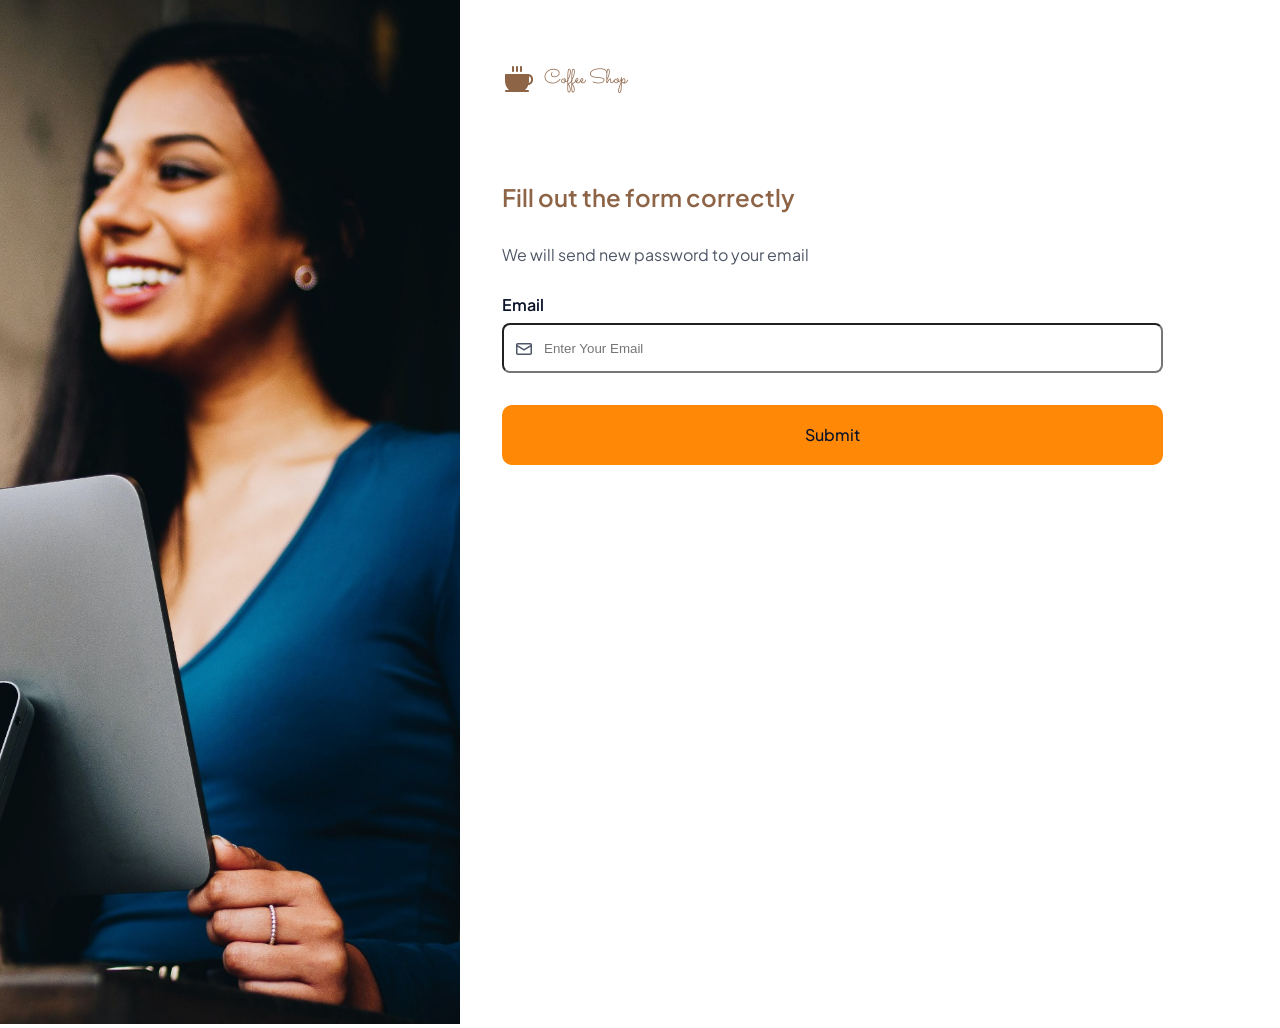
<file: forgot-password.html>
<!DOCTYPE html>
<html lang="en">

<head>
    <meta charset="UTF-8">
    <meta name="viewport" content="width=device-width, initial-scale=1.0">
    <title>Forgot Password Page</title>
    <link rel="stylesheet" href="style.css">

    <link rel="preconnect" href="https://fonts.googleapis.com">
    <link rel="preconnect" href="https://fonts.gstatic.com" crossorigin>
    <link
        href="https://fonts.googleapis.com/css2?family=Plus+Jakarta+Sans:ital,wght@0,200..800;1,200..800&family=Rancho&family=Sacramento&display=swap"
        rel="stylesheet">
</head>

<body class="register-page">
    <div>
        <img src="img/forgot-password-img.svg" alt="Barista">
    </div>
    <div>
        <div class="logo">
            <div>
                <img src="src/assets/icon/coffee.svg" alt="">
            </div>
            <div>
                <h1>Coffee Shop</h1>
            </div>
        </div>
        <div>
            <h2>Fill out the form correctly</h2>
            <p>We will send new password to your email</p>
            <form>
                <div class="input-box">
                    <h3>Email</h3>
                    <div class="form">
                        <img class="icon" src="src/assets/icon/mail.svg" alt="">
                        <input class="input" type="text" placeholder="Enter Your Email">
                    </div>
                </div>
                <button type="submit">Submit</button>
            </form>
        </div>
    </div>
</body>

</html>
</file>
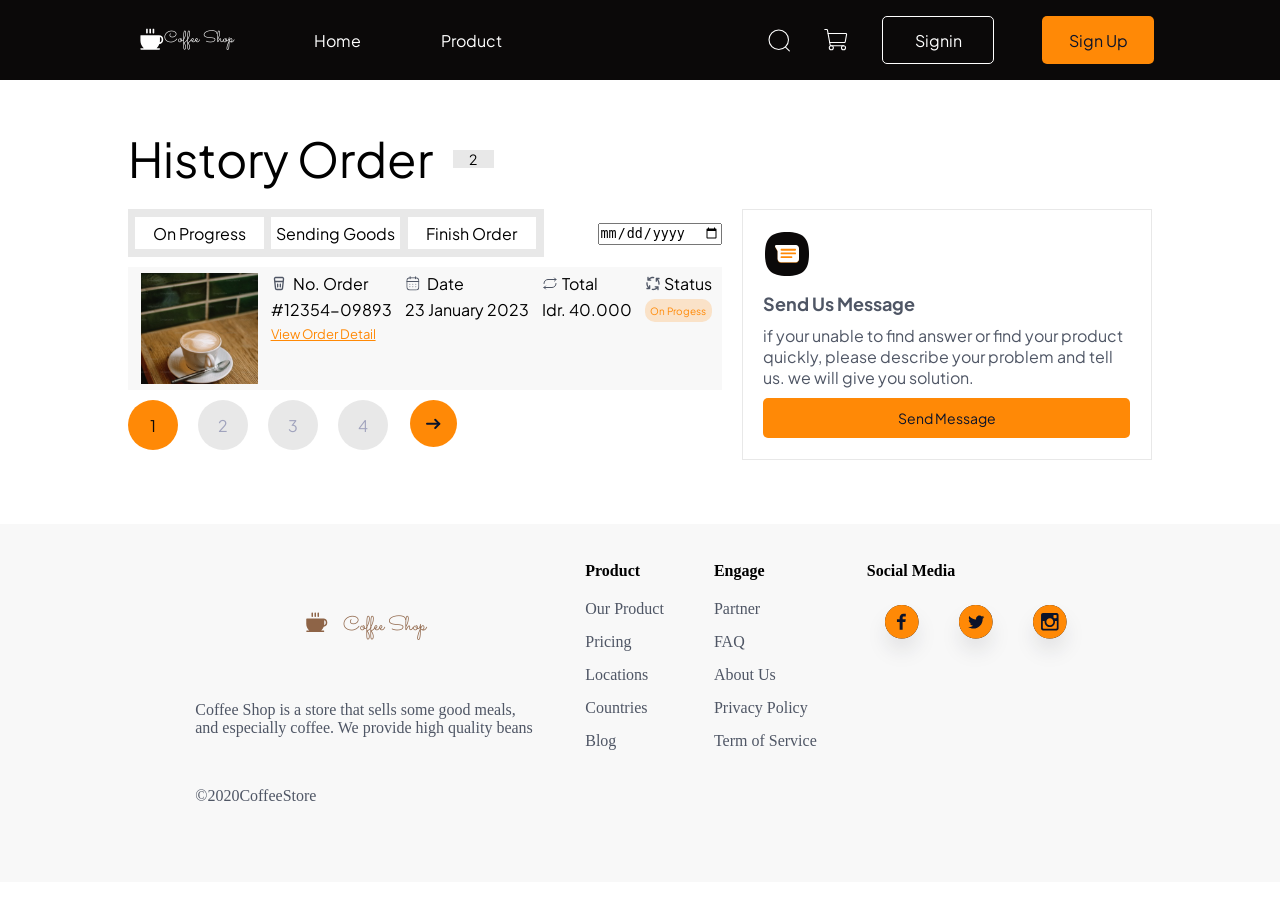
<file: history-order.html>
<!DOCTYPE html>
<html lang="en">

<head>
    <meta charset="UTF-8">
    <meta name="viewport" content="width=device-width, initial-scale=1.0">
    <title>History Order</title>
    <link rel="stylesheet" href="style.css">
    <link rel="preconnect" href="https://fonts.googleapis.com">
    <link rel="preconnect" href="https://fonts.gstatic.com" crossorigin>
    <link href="https://fonts.googleapis.com/css2?family=Plus+Jakarta+Sans:ital,wght@0,200..800;1,200..800&family=Rancho&family=Sacramento&display=swap" rel="stylesheet">
    <link href="https://fonts.googleapis.com/css2?family=Rancho&family=Sacramento&display=swap" rel="stylesheet">
</head>

<body>
    <nav class="navbar hitam">
        <div>
            <div>
                <img class="nav-icon-img" src="src/assets/icon/logo-putih.svg" alt="">
                <a href="index.html">Coffee Shop</a>
            </div>
            <div>
                <ul>
                    <li><a href="index.html">Home</a></li>
                    <li><a href="products.html">Product</a></li>
                </ul>
            </div>
        </div>
        <div>
            <img src="src/assets/icon/Search.svg" alt="">
            <img src="src/assets/icon/ShoppingCart.svg" alt="">
            <div>
                <ul>
                    <li><a href="login.html">Signin</a></li>
                    <li><a href="register.html">Sign Up</a></li>
                </ul>
            </div>
        </div>
    </nav>
    <div class="history-order">
        <div>
            <div class="page-title">History Order</div>
            <div>2</div>
        </div>
        <div>
            <div>
                <div>
                    <div>
                        <div>On Progress</div>
                        <div>Sending Goods</div>
                        <div>Finish Order</div>
                    </div>
                    <div><input type="date"></div>
                </div>
                <div class="history-list">
                    <div>
                        <div>
                            <img src="img/hazelnut-latte-170.svg" alt="">
                        </div>
                        <div>
                            <div>
                                <img src="src/assets/icon/u_glass-tea.svg" alt="">
                                <div>No. Order</div>
                            </div>
                            <div>#12354-09893</div>
                            <div><a href="#">View Order Detail</a></div>
                        </div>
                        <div>
                            <div>
                                <img src="src/assets/icon/Calendar.svg" alt="">
                                <div>Date</div>
                            </div>
                            <div>23 January 2023</div>
                        </div>
                        <div>
                            <div>
                                <img src="src/assets/icon/Repeat.svg" alt="">
                                <div>Total</div>
                            </div>
                            <div>Idr. 40.000</div>
                        </div>
                        <div>
                            <div>
                                <img src="src/assets/icon/u_process.svg" alt="">
                                <div>Status</div>
                            </div>
                            <div>On Progess</div>
                        </div>
                    </div>
                </div>
                <div class="numArrow">
                    <div>1</div>
                    <div>2</div>
                    <div>3</div>
                    <div>4</div>
                    <div><img src="src/assets/icon/right arrow oren.svg" alt=""></div>
                </div>
            </div>
            <div>
                <div><img src="src/assets/icon/message.svg" alt=""></div>
                <div>Send Us Message</div>
                <div>if your unable to find answer or find your product quickly, please describe your problem and tell
                    us. we will give you solution.</div>
                <div>Send Message</div>
            </div>
        </div>
    </div>
    <footer>
        <div>
            <div>
                <div class="logo">
                    <img class="cslogo" src="src/assets/icon/coffee.svg" alt="">
                    <h1>Coffee Shop</h1>
                </div>
                <p>Coffee Shop is a store that sells some good meals, and especially coffee. We provide high quality
                    beans</p>
                <p>&copy;2020CoffeeStore</p>
            </div>
            <div>
                <h4>Product</h4>
                <ul>
                    <li>Our Product</li>
                    <li>Pricing</li>
                    <li>Locations</li>
                    <li>Countries</li>
                    <li>Blog</li>
                </ul>
            </div>
            <div>
                <h4>Engage</h4>
                <ul>
                    <li>Partner</li>
                    <li>FAQ</li>
                    <li>About Us</li>
                    <li>Privacy Policy</li>
                    <li>Term of Service</li>
                </ul>
            </div>
            <div>
                <h4>Social Media</h4>
                <div class="container-socmed-icon">
                    <img src="src/assets/icon/Facebook-oren.svg" alt="">
                    <img src="src/assets/icon/Twitter.svg" alt="">
                    <img src="src/assets/icon/Instagram.svg" alt="">
                </div>
            </div>
        </div>
    </footer>
</body>

</html>
</file>
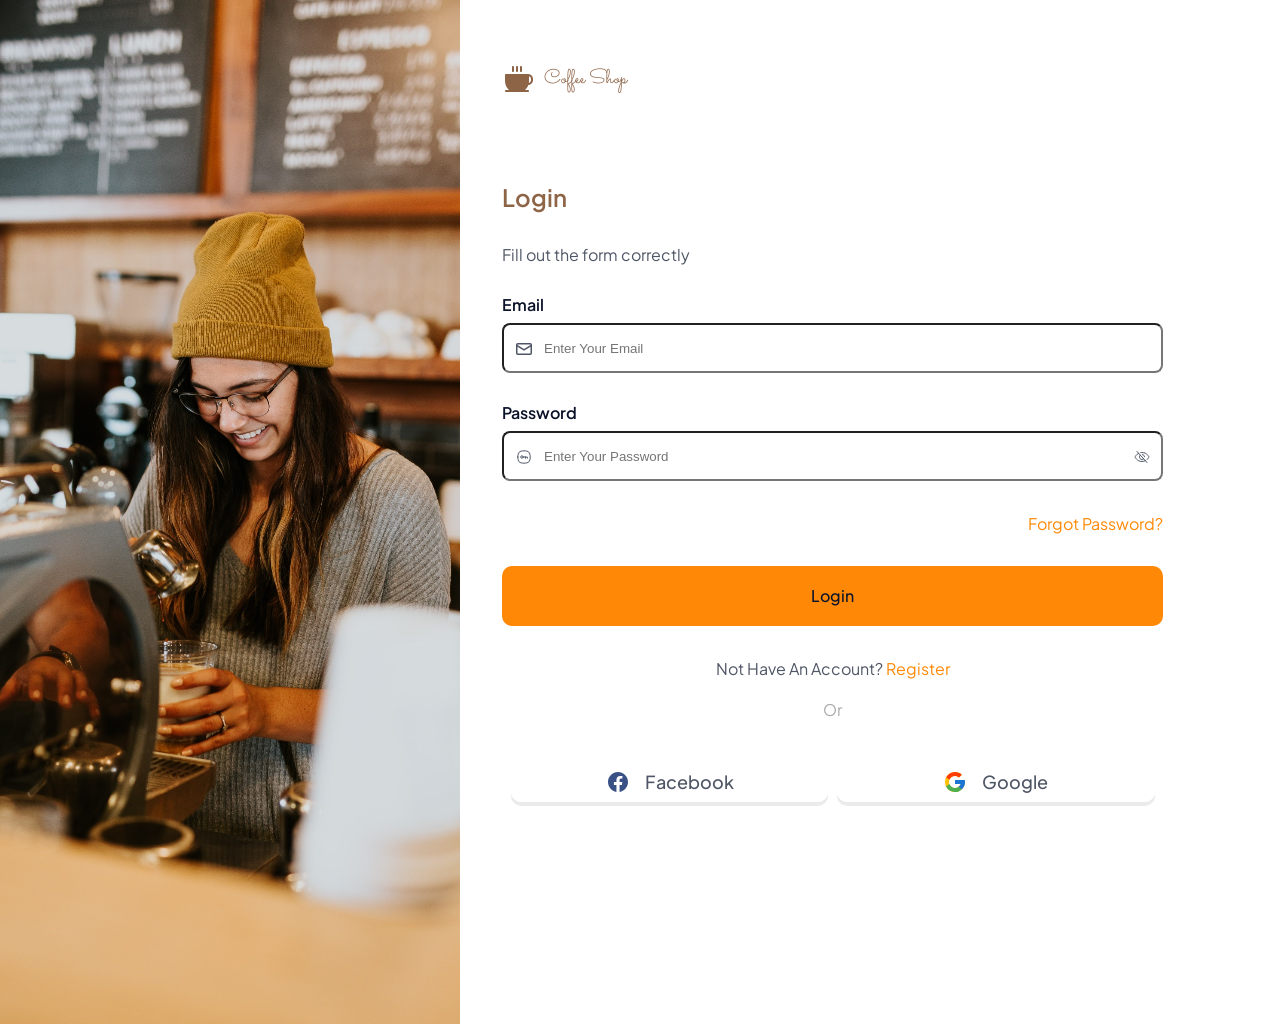
<file: login.html>
<!DOCTYPE html>
<html lang="en">

<head>
    <meta charset="UTF-8">
    <meta name="viewport" content="width=device-width, initial-scale=1.0">
    <title>Login Page</title>
    <link rel="stylesheet" href="style.css">

    <link rel="preconnect" href="https://fonts.googleapis.com">
    <link rel="preconnect" href="https://fonts.gstatic.com" crossorigin>
    <link
        href="https://fonts.googleapis.com/css2?family=Plus+Jakarta+Sans:ital,wght@0,200..800;1,200..800&family=Rancho&family=Sacramento&display=swap"
        rel="stylesheet">
    <script src="https://ajax.googleapis.com/ajax/libs/jquery/3.7.1/jquery.min.js"></script>
</head>

<body class="register-page">
    <div>
        <img src="img/login-barista.svg" alt="Barista">
    </div>
    <div>
        <div class="logo">
            <div>
                <img src="src/assets/icon/coffee.svg" alt="">
            </div>
            <div>
                <h1>Coffee Shop</h1>
            </div>
        </div>
        <form id="loginForm">
            <h2>Login</h2>
            <p>Fill out the form correctly</p>
            <div class="input-box">
                <h3>Email</h3>
                <div class="form">
                    <img class="icon" src="src/assets/icon/mail.svg" alt="">
                    <input class="input" type="email" id="loginEmail" name="email" placeholder="Enter Your Email" required>
                </div>
            </div>
            <div class="input-box">
                <h3>Password</h3>
                <div class="form">
                    <img class="icon" src="src/assets/icon/Password.svg" alt="">
                    <input class="input" type="password" id="loginPassword" name="password" placeholder="Enter Your Password" required>
                    <img class="eye" src="src/assets/icon/EyeSlash.svg" alt="">
                </div>
            </div>
            <div class="forgot-pw"><a href="forgot-password.html">Forgot Password?</a></div>
            <button type="submit">Login</button>
        </form>
            <div class="reg-bawah">
                <p>Not Have An Account? <a href="register.html">Register</a></p>
                <p>Or</p>
            </div>
            <div class="fbgoogle">
                <a href="https://www.facebook.com/"><img class="icon-fb" src="src/assets/icon/facebook.svg" alt=""><p>Facebook</p></a>
                <a href="https://www.google.com/"><img class="icon-google" src="src/assets/icon/google.svg" alt=""><p>Google</p></a>
    <script>
        $(document).ready(function () {
            const users = JSON.parse(localStorage.getItem("users")) || [];

            if (users.length === 0) {
                const admin = {
                    fullName: "Admin",
                    email: "koda@mail.com",
                    password: "1234"
                }
                users.push(admin)
                localStorage.setItem("users", JSON.stringify(users))
            }

            $("#loginForm").on("submit", function(e) {
                e.preventDefault()

                const email = $("#loginEmail").val().trim()
                const password = $("#loginPassword").val()

                if (!email || !password) {
                    alert("Please fill all fields")
                    return
                }

                const user = users.find(u => u.email === email && u.password === password)

                if (user) {
                    alert("Login successful! Welcome " + user.fullName)
                    
                    localStorage.setItem("currentUser", JSON.stringify(user))
                    
                    this.reset()
                    window.location.href = "index.html"
                } else {
                    alert("Invalid email or password")
                }
            })
        })
    </script>
</html>
</file>
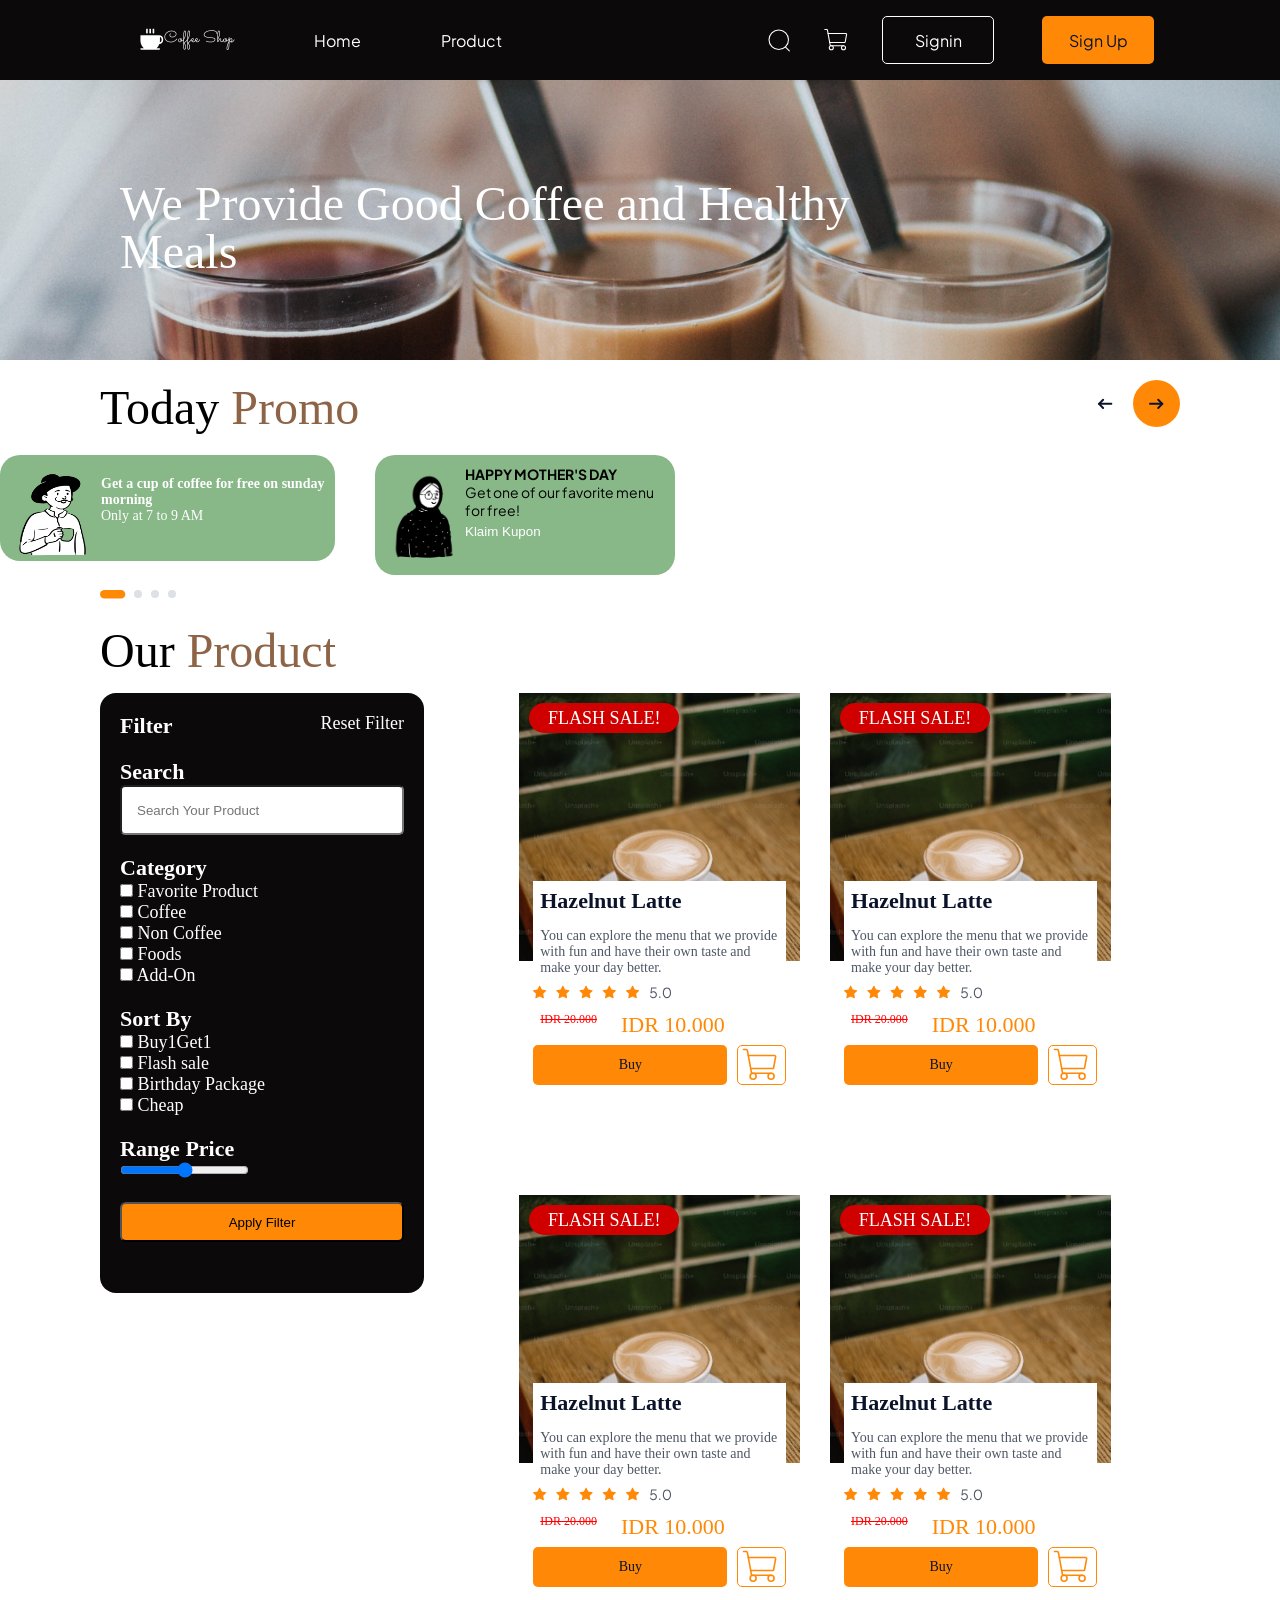
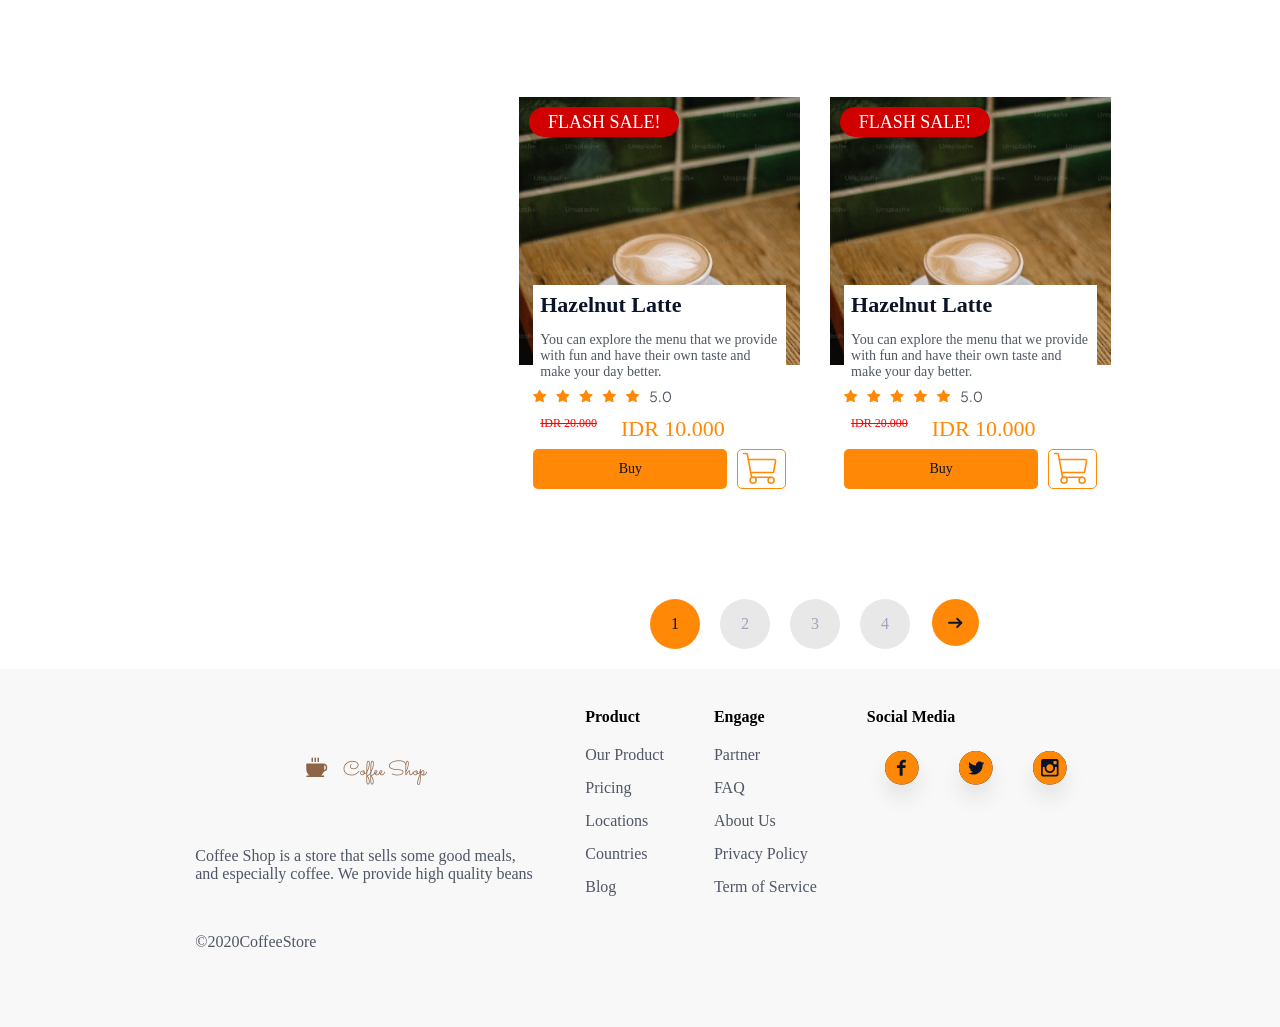
<file: products.html>
<!DOCTYPE html>
<html lang="en">

<head>
    <meta charset="UTF-8">
    <meta name="viewport" content="width=device-width, initial-scale=1.0">
    <title>Products</title>
    <link rel="stylesheet" href="style.css">
    <link rel="preconnect" href="https://fonts.googleapis.com">
    <link rel="preconnect" href="https://fonts.gstatic.com" crossorigin>
    <link
        href="https://fonts.googleapis.com/css2?family=Plus+Jakarta+Sans:ital,wght@0,200..800;1,200..800&family=Rancho&family=Sacramento&display=swap"
        rel="stylesheet">
    <link href="https://fonts.googleapis.com/css2?family=Rancho&family=Sacramento&display=swap" rel="stylesheet">
</head>

<body>
    <nav class="navbar hitam">
        <div>
            <div>
                <img class="nav-icon-img" src="src/assets/icon/logo-putih.svg" alt="">
                <a href="index.html">Coffee Shop</a>
            </div>
            <div>
                <ul>
                    <li><a href="index.html">Home</a></li>
                    <li><a href="products.html">Product</a></li>
                </ul>
            </div>
        </div>
        <div>
            <img src="src/assets/icon/Search.svg" alt="">
            <img src="src/assets/icon/ShoppingCart.svg" alt="">
            <div>
                <ul>
                    <li><a href="login.html">Signin</a></li>
                    <li><a href="register.html">Sign Up</a></li>
                </ul>
            </div>
        </div>
    </nav>
    <div class="we-provide">
        <h1>We Provide Good Coffee and Healthy Meals</h1>
    </div>
    <div class="promo">
        <div>
            <h1>Today <span class="brown">Promo</span></h1>
            <div class="arrow">
                <img src="src/assets/icon/left arrow white.svg" alt="">
                <img src="src/assets/icon/right arrow oren.svg" alt="">
            </div>
        </div>
        <div class="section">
            <!-- <div class="kupon">
                <div>
                    <img src="img/happy-mothers-day.png" alt="">
                </div>
                <div>
                    <p><span class="bold">HAPPY MOTHER'S DAY!</span>
                        <br>Get one of our favorite menu for free!
                    </p>
                    <p>Klaim Kupon</p>
                </div>
            </div> -->
            <!-- <div class="kupon">
                <div>
                    <img src="img/happy-mothers-day.png" alt="">
                </div>
                <div>
                    <p><span class="bold">HAPPY MOTHER'S DAY!</span>
                        <br>Get one of our favorite menu for free!
                    </p>
                    <p>Klaim Kupon</p>
                </div>
            </div>
            <div class="kupon">
                <div>
                    <img src="img/happy-mothers-day.png" alt="">
                </div>
                <div>
                    <p><span class="bold">HAPPY MOTHER'S DAY!</span>
                        <br>Get one of our favorite menu for free!
                    </p>
                    <p>Klaim Kupon</p>
                </div>
            </div> -->
            <div class="kupon">
                <div>
                    <img src="img/get-a-cup-of-coffee.png" alt="">
                </div>
                <div>
                    <p><br><span class="bold">Get a cup of coffee for free on sunday morning</span>
                        <br>Only at 7 to 9 AM
                    </p>
                    <p></p>
                </div>
            </div>
        </div>
        <div>
            <img src="src/assets/icon/dot-testimoni.svg" alt="">
        </div>
    </div>
    <div class="our-product">
        <h1>Our <span class="brown">Product</span></h1>
        <div>
            <div class="filter">
                <div>
                    <h2>Filter</h2>
                    <p>Reset Filter</p>
                </div>
                <div>
                    <h2>Search</h2>
                    <input class="search" type="text" placeholder="Search Your Product">
                </div>
                <div class="category">
                    <h2>Category</h2>
                    <p><input type="checkbox"> Favorite Product</p>
                    <p><input type="checkbox"> Coffee</p>
                    <p><input type="checkbox"> Non Coffee</p>
                    <p><input type="checkbox"> Foods</p>
                    <p><input type="checkbox"> Add-On</p>
                </div>
                <div class="sort-by">
                    <h2>Sort By</h2>
                    <p><input type="checkbox"> Buy1Get1</p>
                    <p><input type="checkbox"> Flash sale</p>
                    <p><input type="checkbox"> Birthday Package</p>
                    <p><input type="checkbox"> Cheap</p>
                </div>
                <div class="range-price">
                    <h2>Range Price</h2>
                    <input type="range">
                </div>
                <button type="submit">Apply Filter</button>
            </div> <!-- sticky kiri -->

            <div class="filtered-product">
                <div class="menu">
                    <img src="img/hazelnut-latte.png" alt="">
                    <p>FLASH SALE!</p>
                    <div class="detail-menu">
                        <h3>Hazelnut Latte</h3>
                        <p>You can explore the menu that we provide with fun and have their own taste and make your day
                            better.</p>
                        <img src="src/assets/icon/five-star.svg" alt="">
                        <div class="harga">
                            <p>IDR 20.000</p>
                            <p>IDR 10.000</p>
                        </div>
                        <div>
                            <a href="#">Buy</a>
                            <img src="src/assets/icon/ShoppingCartOren.svg" alt="">
                        </div>
                    </div>
                </div>
                <div class="menu">
                    <img src="img/hazelnut-latte.png" alt="">
                    <p>FLASH SALE!</p>
                    <div class="detail-menu">
                        <h3>Hazelnut Latte</h3>
                        <p>You can explore the menu that we provide with fun and have their own taste and make your day
                            better.</p>
                        <img src="src/assets/icon/five-star.svg" alt="">
                        <div class="harga">
                            <p>IDR 20.000</p>
                            <p>IDR 10.000</p>
                        </div>
                        <div>
                            <a href="#">Buy</a>
                            <img src="src/assets/icon/ShoppingCartOren.svg" alt="">
                        </div>
                    </div>
                </div>
                <div class="menu">
                    <img src="img/hazelnut-latte.png" alt="">
                    <p>FLASH SALE!</p>
                    <div class="detail-menu">
                        <h3>Hazelnut Latte</h3>
                        <p>You can explore the menu that we provide with fun and have their own taste and make your day
                            better.</p>
                        <img src="src/assets/icon/five-star.svg" alt="">
                        <div class="harga">
                            <p>IDR 20.000</p>
                            <p>IDR 10.000</p>
                        </div>
                        <div>
                            <a href="#">Buy</a>
                            <img src="src/assets/icon/ShoppingCartOren.svg" alt="">
                        </div>
                    </div>
                </div>
                <div class="menu">
                    <img src="img/hazelnut-latte.png" alt="">
                    <p>FLASH SALE!</p>
                    <div class="detail-menu">
                        <h3>Hazelnut Latte</h3>
                        <p>You can explore the menu that we provide with fun and have their own taste and make your day
                            better.</p>
                        <img src="src/assets/icon/five-star.svg" alt="">
                        <div class="harga">
                            <p>IDR 20.000</p>
                            <p>IDR 10.000</p>
                        </div>
                        <div>
                            <a href="#">Buy</a>
                            <img src="src/assets/icon/ShoppingCartOren.svg" alt="">
                        </div>
                    </div>
                </div>
                <div class="menu">
                    <img src="img/hazelnut-latte.png" alt="">
                    <p>FLASH SALE!</p>
                    <div class="detail-menu">
                        <h3>Hazelnut Latte</h3>
                        <p>You can explore the menu that we provide with fun and have their own taste and make your day
                            better.</p>
                        <img src="src/assets/icon/five-star.svg" alt="">
                        <div class="harga">
                            <p>IDR 20.000</p>
                            <p>IDR 10.000</p>
                        </div>
                        <div>
                            <a href="#">Buy</a>
                            <img src="src/assets/icon/ShoppingCartOren.svg" alt="">
                        </div>
                    </div>
                </div>
                <div class="menu">
                    <img src="img/hazelnut-latte.png" alt="">
                    <p>FLASH SALE!</p>
                    <div class="detail-menu">
                        <h3>Hazelnut Latte</h3>
                        <p>You can explore the menu that we provide with fun and have their own taste and make your day
                            better.</p>
                        <img src="src/assets/icon/five-star.svg" alt="">
                        <div class="harga">
                            <p>IDR 20.000</p>
                            <p>IDR 10.000</p>
                        </div>
                        <div>
                            <a href="#">Buy</a>
                            <img src="src/assets/icon/ShoppingCartOren.svg" alt="">
                        </div>
                    </div>
                </div>
                <div class="numArrow">
                    <div>1</div>
                    <div>2</div>
                    <div>3</div>
                    <div>4</div>
                    <div><img src="src/assets/icon/right arrow oren.svg" alt=""></div>
                </div>
            </div>
        </div>
    </div>
    <footer>
        <div>
            <div>
                <div class="logo">
                    <img class="cslogo" src="src/assets/icon/coffee.svg" alt="">
                    <h1>Coffee Shop</h1>
                </div>
                <p>Coffee Shop is a store that sells some good meals, and especially coffee. We provide high quality beans</p>
                <p>&copy;2020CoffeeStore</p>
            </div>
            <div>
                <h4>Product</h4>
                <ul>
                    <li>Our Product</li>
                    <li>Pricing</li>
                    <li>Locations</li>
                    <li>Countries</li>
                    <li>Blog</li>
                </ul>
            </div>
            <div>
                <h4>Engage</h4>
                <ul>
                    <li>Partner</li>
                    <li>FAQ</li>
                    <li>About Us</li>
                    <li>Privacy Policy</li>
                    <li>Term of Service</li>
                </ul>
            </div>
            <div>
                <h4>Social Media</h4>
                <div class="container-socmed-icon">
                    <img src="src/assets/icon/Facebook-oren.svg" alt="">
                    <img src="src/assets/icon/Twitter.svg" alt="">
                    <img src="src/assets/icon/Instagram.svg" alt="">
                </div>
            </div>
        </div>
    </footer>

    <script>
        // const couponItem= [
        //     {
        //         id : 1,
        //         img : "img/happy-mothers-day.png",
        //         title : "",
        //         detail : ""
        //     }
        // ]
        const promoSection = document.querySelector(".section")
        const coupon = document.createElement("div")
        coupon.style.display = "flex"
        coupon.style.flexDirection = "row"
        coupon.style.background = "#88B788"
        coupon.style.width = "300px"
        coupon.style.height = "120px"
        coupon.style.borderRadius = "20px"
        coupon.style.padding = "10px"

        const contImage = document.createElement("div")
        contImage.style.height = "100px"
        contImage.style.width = "80px"
        const imgCpn = document.createElement("img")
        imgCpn.setAttribute("src", "img/happy-mothers-day.png")
        imgCpn.setAttribute("alt", "coupon")
        imgCpn.style.objectFit = "cover"
        imgCpn.style.height = "100px"
        imgCpn.style.width = "80px"
        contImage.append(imgCpn)
        
        const detail = document.createElement("div")
        detail.style.height = "100px"
        detail.style.width = "80%"
        detail.style.fontFamily = "Plus Jakarta Sans, sans-serif"
        const cpnTitle = document.createElement("p")
        cpnTitle.textContent = "HAPPY MOTHER'S DAY"
        cpnTitle.style.fontWeight = "700"
        cpnTitle.style.fontSize = "14px"
        cpnTitle.style.color = "black"
        const cpnDesc = document.createElement("p")
        cpnDesc.textContent = "Get one of our favorite menu for free!"
        cpnDesc.style.fontSize = "14px"
        cpnDesc.style.color = "black"
        const claim = document.createElement("button")
        claim.style.cursor = "pointer"
        claim.style.background = "none"
        claim.textContent = "Klaim Kupon"
        claim.style.border = "none"
        claim.style.color = "white"
        detail.append(cpnTitle, cpnDesc, claim)
        
        coupon.append(contImage, detail)
        promoSection.append(coupon)
    </script>
</body>
</html>
</file>
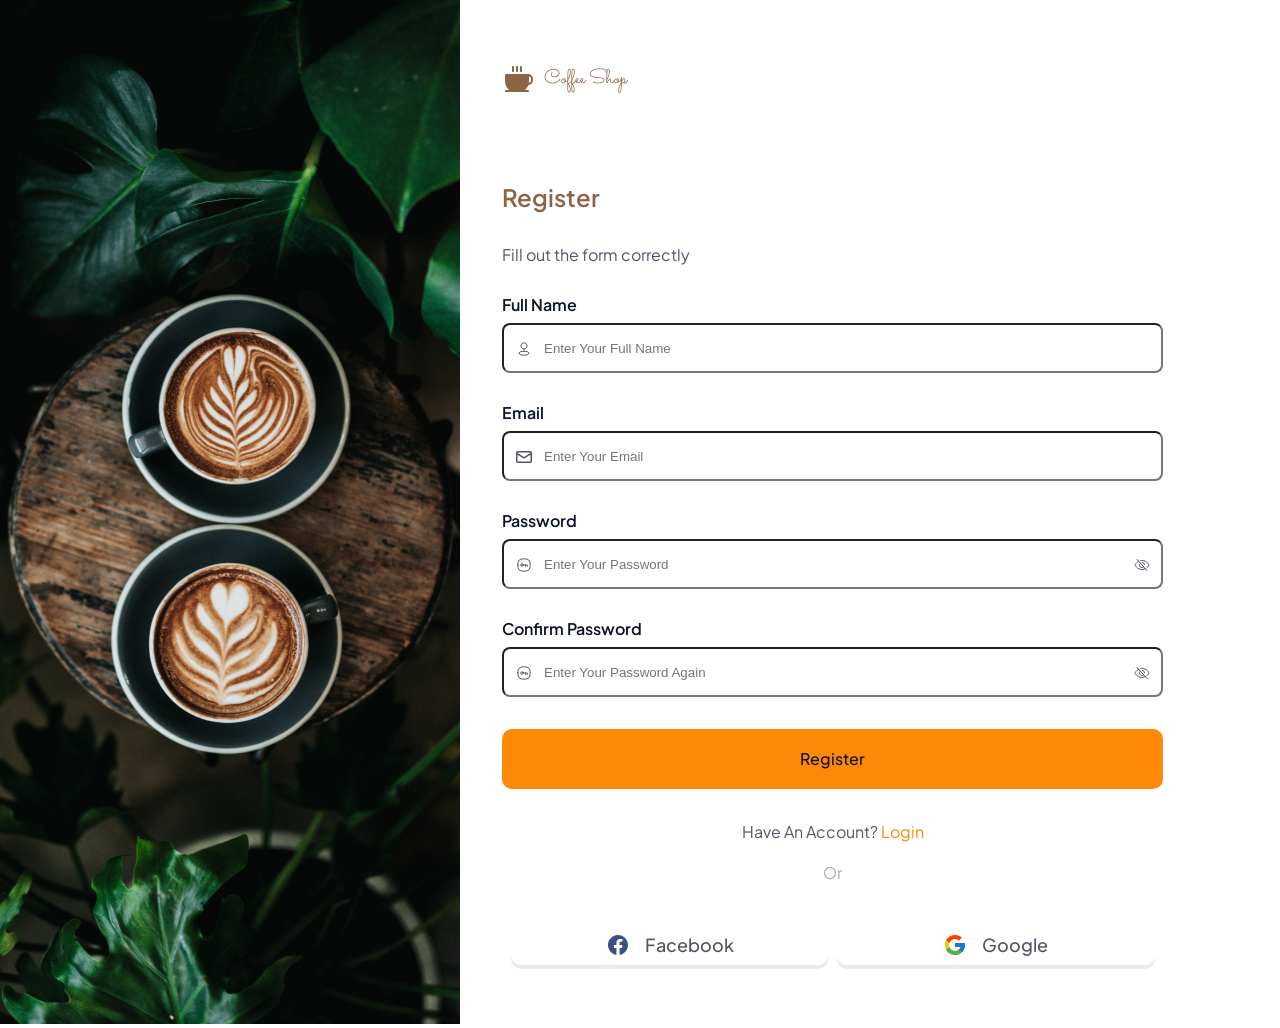
<file: register.html>
<!DOCTYPE html>
<html lang="en">

<head>
    <meta charset="UTF-8">
    <meta name="viewport" content="width=device-width, initial-scale=1.0">
    <title>Register</title>
    <link rel="stylesheet" href="style.css">

    <link rel="preconnect" href="https://fonts.googleapis.com">
    <link rel="preconnect" href="https://fonts.gstatic.com" crossorigin>
    <link
        href="https://fonts.googleapis.com/css2?family=Plus+Jakarta+Sans:ital,wght@0,200..800;1,200..800&family=Rancho&family=Sacramento&display=swap"
        rel="stylesheet">
    <script src="https://ajax.googleapis.com/ajax/libs/jquery/3.7.1/jquery.min.js"></script>
</head>

<body class="register-page">
    <div>
        <img src="img/Rectangle 289.png" alt="Latte Art">
    </div>
    <div>
        <div class="logo">
            <div>
                <img src="src/assets/icon/coffee.svg" alt="">
            </div>
            <div>
                <h1>Coffee Shop</h1>
            </div>
        </div>
        <form id="registerForm">
            <h2>Register</h2>
            <p>Fill out the form correctly</p>
            <div class="input-box">
                <h3>Full Name</h3>
                <div class="form">
                    <img class="icon" src="src/assets/icon/Profile.svg" alt="">
                    <input class="input" type="text" id="fullName" name="fullName" placeholder="Enter Your Full Name" required>
                </div>
            </div>
            <div class="input-box">
                <h3>Email</h3>
                <div class="form">
                    <img class="icon" src="src/assets/icon/mail.svg" alt="">
                    <input class="input" type="email" id="email" name="email" placeholder="Enter Your Email" required>
                </div>
            </div>
            <div class="input-box">
                <h3>Password</h3>
                <div class="form">
                    <img class="icon" src="src/assets/icon/Password.svg" alt="">
                    <input class="input" type="password" id="password" name="password" placeholder="Enter Your Password" required>
                    <img class="eye" src="src/assets/icon/EyeSlash.svg" alt="">
                </div>
            </div>
            <div class="input-box">
                <h3>Confirm Password</h3>
                <div class="form">
                    <img class="icon" src="src/assets/icon/Password.svg" alt="">
                    <input class="input" type="password" id="confirmPassword" name="confirmPassword" placeholder="Enter Your Password Again" required>
                    <img class="eye" src="src/assets/icon/EyeSlash.svg" alt="">
                </div>
            </div>
            <button type="submit" >Register</button>
        </form>
        <div class="reg-bawah">
            <p>Have An Account? <a href="login.html">Login</a></p>
            <p>Or</p>
        </div>
        <div class="fbgoogle">
            <a href="https://www.facebook.com/"><img class="icon-fb" src="src/assets/icon/facebook.svg" alt="">
                <p>Facebook</p>
            </a>
            <a href="https://www.google.com/"><img class="icon-google" src="src/assets/icon/google.svg" alt="">
                <p>Google</p>
            </a>
        </div>
    </div>

    <script>
        $(document).ready(function () {
            let datas = JSON.parse(localStorage.getItem("users")) || [];

            $("#registerForm").on("submit", function(e){
                e.preventDefault();
                
                const fullName = $("#fullName").val().trim();
                const email = $("#email").val().trim();
                const password = $("#password").val();
                const confirmPassword = $("#confirmPassword").val();

                if (!fullName || !email || !password || !confirmPassword) {
                    alert("Please fill all fields");
                    return;
                }

                if (password !== confirmPassword) {
                    alert("Passwords do not match");
                    return;
                }

                if (password.length < 4) {
                    alert("Password must be at least 4 characters");
                    return;
                }

                const emailExists = datas.some(user => user.email === email);
                if (emailExists) {
                    alert("Email already registered");
                    return;
                }

                const newUser = {
                    id: datas.length + 1,
                    fullName: fullName,
                    email: email,
                    password: password,
                    createdAt: new Date().toLocaleDateString()
                };

                datas.push(newUser);
                localStorage.setItem("users", JSON.stringify(datas));

                alert("Registration successful! Redirecting to login...");
                
                this.reset();
                
                window.location.href = "login.html";
            })
        })
    </script>
</body>

</html>
</file>
<file: style.css>
*{
    margin: 0;
    padding: 0;
    box-sizing: border-box;
    /* font-family: "Plus Jakarta Sans", sans-serif, sacramento; */
}
.register-page{
    width: 100%;
    display: flex;
    gap: 5rem;
}
.register-page>:first-child{
    width: 33%;
}
.register-page>:nth-child(2){
    width: 67%;
    display: flex;
    flex-direction: column;
    gap: 2rem;
    margin-top: 5%;
}
.logo{
    display:flex;
    gap: 10px;
}
.logo>:last-child{
    font-family: sacramento;
    color: #8E6447;
    font-size: 20px;
    font-weight: 400;
}
.logo>:last-child h1{
    font-size: 20px;
    font-weight: 400;
}
.register-page>:nth-child(2)>:nth-child(2){
    width: 85%;
    margin-top: 50px;
    display: flex;
    flex-direction: column;
    gap: 2rem;
}
.register-page>:nth-child(2)>:nth-child(2)>p:first-of-type{
    color: #4F5665;
    font-family: "Plus Jakarta Sans", sans-serif;
}
.register-page>:nth-child(2)>:nth-child(2)>h2 {
    font-family: "Plus Jakarta Sans", sans-serif;
    font-optical-sizing: auto;
    font-weight: 600;
    color: #8E6447;
}
.input-box{
    display: flex;
    flex-direction: column;
    gap: 10px;
}
.input-box h3{
    font-family: "Plus Jakarta Sans", sans-serif;
    font-weight: 600;
    font-size: 16px;
    font-optical-sizing: auto;
    color: #0B132A;
    line-height: 100%;
    letter-spacing: 0%;
    vertical-align: middle;
}
.form{
    position: relative;
    height: 50px;
    width: 100%;
}
.icon{
    position: absolute;
    z-index: 2;
    width: 16px;
    height: 16px;
    top: 35%;
    left: 2%;
}
.eye{
    position: absolute;
    z-index: 2;
    width: 16px;
    height: 16px;
    top: 35%;
    right: 2%;
}
.input{
    width: 100%;
    height: 50px;
    padding-left: 6%;
    border-radius: 8px;
    position: absolute;
}
.reg-bawah{
    width: 85%;
    display: flex;
    flex-direction: column;
    justify-content: center;
    text-align: center;
    gap: 20px;
}
.register-page>:nth-child(2)>form>button{
    cursor: pointer;
    width: 100%;
    font-family: "Plus Jakarta Sans", sans-serif;
    font-weight: 500;
    background-color: #FF8906;
    color: #0B132A;
    line-height: 20px;
    letter-spacing: 0%;
    font-size: 16px;
    left: 45%;
    border: none;
    border-radius: 10px;
    height: 60px;
}
.register-page>:nth-child(2)>:nth-child(2)>form{
    display: flex;
    flex-direction: column;
    gap: 2rem;
}
.register-page>:nth-child(2)>:nth-child(2)>form>button{
    cursor: pointer;
    width: 100%;
    font-family: "Plus Jakarta Sans", sans-serif;
    font-weight: 500;
    background-color: #FF8906;
    color: #0B132A;
    line-height: 20px;
    letter-spacing: 0%;
    font-size: 16px;
    left: 45%;
    border: none;
    border-radius: 10px;
    height: 60px;
}
.reg-bawah p{
    font-family: "Plus Jakarta Sans", sans-serif;
    color: #4F5665;
    font-weight: 400;
}
.reg-bawah a{
    color: #FF8906;
    text-decoration-line: none;
}
.reg-bawah>p:last-child{
    text-align: center;
    color: #AAAAAA;
}

.fbgoogle{
    width: 85%;
    display: flex;
    justify-content: space-evenly;
}
.fbgoogle> a{
    width: 100%;
    position:relative;
    border: 1px solid #FFFFFF;
    box-shadow: #00000014;
    border-radius: 10px;
    display: flex;
    flex-direction: row;
    align-items: center;
    justify-content: center;
    text-decoration: none;
    height: 50px;
    width: 48%;
    text-align: center;
    padding-top: 10px;
    box-shadow: 0px 4px #00000014;
}

.fbgoogle a p{
    display: inline-block;
    font-family: "Plus Jakarta Sans", sans-serif;
    font-weight: 500;
    font-size: 18px;
    letter-spacing: 0.5%;
    line-height: 100%;
    color: #4F5665;
    vertical-align: middle;
    margin-left: 15px;
}
.register-page>:nth-child(2)>:nth-child(2)>.forgot-pw{
    display: flex;
    flex-direction: row;
    justify-content:flex-end;
}
.register-page>:nth-child(2)>:nth-child(2)>.forgot-pw a{
    text-decoration: none;
    color: #FF8906;
    font-size: 16px;
    font-family: "Plus Jakarta Sans", sans-serif;
}

/* home - index */
.navbar{
    z-index: 3;
    position: fixed;
    display: flex;
    flex-direction: row;
    width: 100%;
    height: 5rem;
    background-color: rgba(11, 9, 9, 0.13);
    font-family: "Plus Jakarta Sans", sans-serif;
}
.navbar.hitam{
    background-color: rgba(11, 9, 9);
}
.navbar>:first-child{
    width: 50%;
    /* background-color: #88B788; */
    display: flex;
    flex-direction: row;
    gap: 5rem;
    justify-content: center;
    align-items: center;
}
.navbar>:first-child>:first-child{
    display: flex;
    flex-direction: row;
}
.navbar>:first-child>:first-child a{
    text-decoration: none;
    color: white;
    font-family: sacramento;
}
.navbar>:first-child>:first-child img{
    width: 26px;
}
.navbar>:first-child>:last-child{
    display: flex;
    flex-direction: row;
}
.navbar>:first-child>:last-child ul{
    list-style-type: none;
    display: flex;
    flex-direction: row;
    gap: 5rem;
}
.navbar>:first-child>:last-child>ul>li>a{
    text-decoration: none;
    color: white;
}
.navbar>:last-child{
    width: 50%;
    /* background-color: #D00000; */
    display: flex;
    flex-direction: row;
    gap: 2rem;
    align-items: center;
    justify-content: center;
}
.navbar>:last-child>:last-child>ul{
    display: flex;
    flex-direction: row;
    gap: 3rem;
    list-style-type: none;
}
.navbar>:last-child>:first-child{
    width: 26px;
}
.navbar>:last-child>:nth-child(2){
    width: 26px;
}
.navbar>:last-child>:last-child>ul>li>a{
    text-decoration: none;
    color: white;
}
.navbar>:last-child>:last-child>ul>li{
    width: 7rem;
    height: 3rem;
    text-align: center;
    display: flex;
    flex-direction: column;
    justify-content: center;
    border-radius: 5px;
}
.navbar>:last-child>:last-child>ul>:first-child{
    border: 1px solid white;
    
}
.navbar>:last-child>:last-child>ul>:last-child{
    background-color: #FF8906;
}
.navbar>:last-child>:last-child>ul>:last-child>a{
    color: #0B132A;
}

.container-main{
    display: flex;
    flex-direction: row;
}
.container-main> :first-child{
    background: linear-gradient(168.18deg, #777C82 -114.74%, #0B0909 91.35%);
    height: 1024px;
    width: 50%;
}
.container-main> :first-child>:first-child{
    margin: 40% 10%;
    width: 65%;
    display: flex;
    flex-direction: column;
    gap: 30px;
}
.container-main> :first-child>:first-child > h1{
    font-size: 48px;
    font-family: "Plus Jakarta Sans", sans-serif;
    font-weight: 500;
    color: white;
}
.container-main> :first-child>:first-child > p{
    font-size: 16px;
    font-family: "Plus Jakarta Sans", sans-serif;
    font-weight: 400;
    color: white;
}
.container-main> :first-child>:first-child > a{
    background-color: #FF8906;
    text-decoration-line: none;
    font-family: "Plus Jakarta Sans", sans-serif;
    padding: 15px 30px;
    border-radius: 5px;
    font-size: 12px;
    color: #0B0909;
    width: 30%;
    text-align: center;
}
.container-main> :first-child>:first-child >:last-child{
    width: 100%;
    display: flex;
    flex-direction: row;
    justify-content: space-between;
}
.container-main> :first-child>:first-child >:last-child>*{
    width: 30%;
}
.container-main> :first-child>:first-child >:last-child> *>h2{
    font-family: "Plus Jakarta Sans", sans-serif;
    font-weight: 500;
    font-size: 60px;
    color: #FF8906;
}
.container-main> :first-child>:first-child >:last-child>:first-child{
    border-right: white solid 1px;
}
.container-main> :first-child>:first-child >:last-child>:last-child{
    border-left: white solid 1px;
    padding-left: 10%;
}

.container-main>:last-child{
    width: 50%;
    height: 1024px;
    background-image: url(img/home.svg);
}
.provide-section{
    width: 100%;
    display: flex;
}
.provide-section>:first-child{
    width: 50%;
    display: flex;
    justify-content: center;
    align-items: center;
    
}
.provide-section>:first-child>:first-child{
    width: 65%;
    display: flex;
    flex-direction: column;
    gap: 20px;
}
.provide-section>:first-child>:first-child h2{
    font-size: 48px;
    font-weight: 500;
}
.provide-section>:first-child>:first-child p{
    font-size: 16px;
    color: #4F5665;
}
.provide-section>:first-child>:first-child ul{
    list-style: url(icon/bullet.svg);
    display: flex;
    flex-direction: column;
    gap: 30px;
}
.provide-section>:first-child>:first-child li{
    font-size: 14px;
}

.provide-section>:last-child{
    width: 50%;
}
.provide-section>:last-child img{
    width: 100%;
    height: 100%;
}

.favorite-section{
    width: 100%;
    display: flex;
    flex-direction: column;
    align-items: center;
}
.favorite-section > :first-child{
    margin-top: 50px;
}
.favorite-section h2{
    font-size: 48px;
    font-weight: 500;
}
.favorit-title p{
    font-size: 16px;
    font-weight: 400;
    /* margin-left: 260px; */
    margin-bottom: 50px;
}
.favorit-title{
    justify-items: center;
}
.favorit-title .h2-brown{
    color: #8E6447;
}
.garis{
    width: 70px;
    border: 3px solid #FF8906;
    /* margin-left: 505px; */
    margin-top: 25px;
    margin-bottom: 25px;
}
.favorite-galery{
    display: flex;
    flex-direction: row;
    gap: 10px;
    /* background-color: #0B0909; */
}
.favorite-galery .haznut img{
    width: 280px;
    height: 268px;
    position:relative;
    z-index: -1;
}
.haznut .caption p:last-of-type{
    font-size: 22px;
    font-weight: 500;
    color: #FF8906;
}
.haznut .caption p:first-of-type{
    font-size: 14px;
    color: #4F5665;
}
.haznut .caption a:first-of-type{
    background-color: #FF8906;
    width: 150px;
    height: 35px;
    text-align: center;
    text-decoration-line: none;
    color: black;
    font-size: 14px;
    align-content: center;
    border-radius: 6px;
}
.haznut .caption div:last-child{
    display: flex;
}
.haznut .caption img{
    width: 58px;
    height: 35px;
    align-content: center;
    z-index: 1;
    border: #FF8906 solid 1px;
    border-radius: 6px;
    margin-left: 10px;
}
.haznut .caption{
    background-color: #FFFFFF;
    top: -50px;
    left: 10px;
    width: 262px;
    height: 217px;
    position: relative;
    padding: 10px;
}
.visit{
    /* position: relative;
    top: 620px; */
    justify-items: center;
    text-align: center;
    margin-bottom: 50px;
}
.visit h1{
    font-size: 48px;
    font-weight: 500;
    
}
.visit .hbrown{
    color: #8E6447;
}
.visit img{
    width: 900px;
    height: 586px;
}
.testimonial > *{
    /* position: relative; */
    /* top: 700px; */
    /* background: linear-gradient(168.18deg, #777C82 -114.74%, #0B0909 91.35%); */
    display: flex;
    vertical-align: middle;
    height: 583px;
    gap: 20px;
    padding: 80px;
}
.testimonial >*> div:last-child > div:last-of-type{
    display: flex;
    gap: 10px;
    height: 55px;
    width: 103px;
}
.testimonial >*> div:last-child{
    display: flex;
    flex-direction: column;
    gap: 20px;
    width: 500px;
}
.testimonial >*> div:last-child p{
    color: white;
    font-size: 16px;
}
.testimonial >*> :nth-child(2) h1{
    border-left: #FF8906 5px solid;
    font-size: 48px;
    color: white;
    height: 60px;
    margin-top: 15px;
    margin-bottom: 15px;
    padding-left: 20px;
    vertical-align: middle;
}
.testimonial >*> div:last-child .bintang{
    width: 220px;
    height: 20px;
}
.testimonial >*> div:last-child > img:last-child{
    height: 9px;
    width: 76px;
}
.testimonial >*>div:first-child{
    width: 578px;
    height: 432px;
}
.testimonial img{
    width: 100%;
    height: 100%;
    object-position: top;
    object-fit:cover;
}
footer{
    background-color: #F8F8F8;
    position: relative;
    height: 25%;
    /* top: 600px; */
    /* margin-top: 200px; */
}
footer div:first-child{
    display: flex;
    gap: 50px;
    justify-content: center;
    padding: 3% 0%;
}
footer div:first-child > div:first-child{
    display: flex;
    flex-direction: column;
    width: 340px;
}
footer > div:first-child > div:first-child .logo{
    display: flex;
    flex-direction: row;
    gap: 0;
    margin-top: 0;
    margin-left: 0;
    margin-bottom: 0;

    img{
        width: 24px;
        height: 24px;
    }
    h1{
        font-family: sacramento;
        color: #8E6447;
        font-size: 20px;
        font-weight: 400;
        padding-left: 15px;
    }
}
footer > div:first-child > div:first-child p{
    font-size: 16px;
    margin-top: 0;
    color: #4F5665;
}

footer > div ul {
    list-style-type: none;
    /* margin-top: 10px; */
}
footer > div li {
    color: #4F5665;
    margin-top: 15px;
}
footer > div h4{
    margin-bottom: 20px;
}
.chat{
    z-index: 5;
    position: fixed;
    right: 5%;
    bottom: 15%;
    background-color: #FF8906;
    border-radius: 50%;
    height: 60px;
    width: 60px;
    justify-content: center;
    align-content: center;
    text-align: center;
}

.navbar-products{
    width: 100%;
    position: fixed;
    top: 0;
    z-index: 5;
    height: 75px;
    background-color: #0B0909;
}

body > div.we-provide {
    height: 360px;
    /* top: 75px; */
    width: 100%;
    background-image: url(img/tiga-kopi.jpg) ;
    background-position: bottom 35% center;
    background-size: cover;
}
.we-provide > div:first-child{
    /* position: absolute; */
}
.we-provide h1{
    position: relative;
    color: white;
    z-index: 2;
    font-size: 48px;
    font-weight: 400;
    top: 180px;
    width: 850px;
    margin-left: 120px;
    line-height: 100%;
}
.promo > div:first-child h1{
    font-size: 48px;
    font-weight: 500;
    margin-bottom: 20px;
}
.brown{
    color: #8E6447;
}
.promo > div:first-child{
    display: flex;
    margin-top: 20px;
    justify-content: space-between;
    margin-left: 100px;
    margin-right: 100px;
}
.promo .section .kupon{
    width: 335px;
    height: 106px;
    border-radius: 20px;
    display: flex;
    background-color: #88B788;
    padding: 5px;
    font-size: 14px;
}
.promo .section .kupon img{
    height: 109px;
    width: 96px;
}
.bold{
    font-weight: 800;
}
.promo .section .kupon div:last-child > p:last-of-type{
    color: white;
    margin-top: 15px;
}
.promo .section{
    display: flex;
    gap: 40px;
}
.promo .section .kupon:last-child img{
    height: 109px;
    width: 96px;
}
.promo .section .kupon:last-child{
    background-color: #F5C361;
}
.promo .section .kupon:last-child > p{
    color: #0B0909;
}
.promo > div:last-child{
    margin-top: 10px;
    margin-left: 100px;
}
.our-product{
    margin: 20px 100px;
}
.our-product > div:last-child{
    display: flex;
    flex-direction: row;
    /* justify-content: center; */
    gap: 40px;
    /* background-color:#777C82; */
}
.our-product h1{
    font-size: 48px;
    font-weight: 500;
    margin-bottom: 15px;
}
.filter{
    position: sticky;
    width: 30%;
    background-color: #0B0909;
    border-radius: 16px;
    padding: 20px;
    display: flex;
    flex-direction: column;
    gap: 20px;
    height: 600px;
}
.filter h2, p {
    color: #FFFFFF;
}
.filter h2{
    font-size: 22px;
    font-weight: 600;
}
.filter p{
    font-size: 18px;
    font-weight: 400;
}
.filter > div:first-child{
    display: flex;
    justify-content: space-between;
}
.search{
    width: 100%;
    height: 50px;
    padding-left: 15px;
    border-radius: 5px;
}
.filter.child{
    display: flex;
    flex-direction: column;
    gap: 10px;
}
.filter button{
    width: 100%;
    height: 40px;
    background-color: #FF8906;
    border-radius: 6px;
}
.filtered-product{
    /* background-color: #88B788; */

    width: 65%;
    display: flex;
    flex-flow: row wrap;
    gap: 30px;
    justify-content: center;
}
.numArrow {
    display: flex;
    flex-direction: row;
    gap: 20px;
}
.numArrow > *{
    width: 50px;
    height: 50px;
    background-color: #E8E8E8;
    justify-content: center;
    align-content: center;
    text-align: center;
    border-radius: 50%;
    color: #A0A3BD;
}
.numArrow > div:first-child{
    background-color: #FF8906;
    color: #0B0909;
}
.numArrow > div:last-child{
    background: none;
}
.menu {
    width: 40%;
    display: flex;
    flex-direction: column;
    justify-content: center;
    align-items: center;
    position: relative;
}
.menu > :first-child {
    width: 100%;
    /* position: absolute; */
}
.menu > p {
    background-color: #D00000;
    font-size: 18px;
    width: 150px;
    height: 30px;
    border-radius: 24px;
    top: 10px;
    left: 10px;
    align-content: center;
    text-align: center;
    z-index: 3;
    position: absolute;
}
.detail-menu{
    width: 90%;
    position: relative;
    top: -80px;
    background-color: #FFFFFF;
}
.detail-menu h3{
    font-size: 22px;
    color: #0B132A;
    padding: 7px;
}
.detail-menu p{
    color: #4F5665;
    font-size: 14px;
    padding: 7px;
}
.detail-menu > .harga {
    display: flex;
}
.detail-menu > .harga > p:first-of-type{
    font-size: 12px;
    color: red;
    text-decoration:line-through;
}
.detail-menu > div:last-child > p:last-of-type{
    font-size: 22px;
    color:#FF8906;
}
.detail-menu > div:last-child{
    display: flex;
    gap: 10px;
}
.menu > div:last-child a{
    background-color: #FF8906;
    width: 80%;
    height: 40px;
    text-decoration: none;
    color: #0B132A;
    text-align: center;
    justify-content: center;
    align-content: center;
    border-radius: 5px;
    font-size: 14px;
    font-weight: 500;
}
.detail-menu > div:last-child >img{
    width: 20%;
    height: 40px;
    border: #FF8906 solid 1px;
    border-radius: 5px;
}
/* detail product */
.detail-product{
    padding: 10%;
    padding-bottom: 5%;
}
.detail-product>div:first-child{
    display: flex;
    justify-content: center;
    /* background-color: #4F5665; */
    gap: 2%;
}
.detail-product > :first-child > :first-child{
    display: flex;
    flex-direction: column;
    width: 50%;
    gap: 15px;
}
.detail-product>:first-child>:first-child>:first-child{
    width: 100%;
    display: flex;
    justify-content: center;
}
.detail-product>:first-child>:first-child>:first-child img{
    width: 100%;
}
.detail-product>:first-child>:first-child>:last-child{
    display: flex;
    flex-direction: row;
    width: 100%;
    justify-content: space-between;
}
.detail-product>:first-child>:first-child>:last-child>*{
    width: 30%;
}
.detail-product>:first-child>:first-child>:last-child img{
    width: 100%;
}
.detail-product>:first-child>:last-child{
    display: flex;
    flex-direction: column;
    width: 50%;
    gap: 15px;
}
.fs{
    background-color: #D00000;
    font-size: 18px;
    width: 150px;
    height: 40px;
    border-radius: 24px;
    top: 10px;
    left: 10px;
    align-content: center;
    text-align: center;
    z-index: 3;
    color: white;
    font-weight: 700;
    /* position: absolute; */
}
.detail-product>:first-child>:last-child h2{
    font-size: 48px;
    font-weight: 500;
    color: #0B0909;
}
.harga{
    display: flex;
    gap: 10px;
}
.harga > :first-of-type{
    font-size: 12px;
    color: red;
    text-decoration:line-through;
}
.harga > :last-of-type{
    font-size: 22px;
    color:#FF8906;
}
.review{
    display: flex;
    gap: 20px;
}
.plusmin{
    display: flex;
    flex-direction: row;
}
.plusmin > *{
    width: 35px;
    height: 35px;
    text-align: center;
    border-radius: 5px;
    font-size: 18px;
    font-weight: 700;
}
.plusmin > div{

}
.plusmin > :first-child{
    border: #FF8906 solid 1px;
    background-color: #F8F8F8;
}
.plusmin > :last-child{
    background-color: #FF8906;
}
.bold18{
    font-size: 18px;
    font-weight: 700;
}
.size{
    display: flex;
    justify-content: space-between;
}
.size>*{
    width: 30%;
    height: 45px;
    border: 1px solid #E8E8E8;
    align-content: center;
    text-align: center;
}
.size>:first-child{
    border: #FF8906 1px solid;
}
.hotice{
    display: flex;
    justify-content: space-between;
}
.hotice > *{
    width: 45%;
    height: 45px;
    align-content: center;
    text-align: center;
}
.hotice>:first-child{
    border: #FF8906 1px solid;
}
.hotice>:last-child{
    border: 1px solid #E8E8E8;
}
.detail-product>:first-child>:last-child>:last-child{
    margin-top: 50px;
    display: flex;
    justify-content: space-around;
}
.buy{
    width: 47%;
    height: 45px;
    background-color: #FF8906;
    border-radius: 5px;
    text-align: center;
    align-content: center;
    text-decoration: none;
    color: #0B0909;
}
.cart{
    width: 47%;
    height: 45px;
    display: flex;
    justify-content: center;
    align-items: center;
    color: #FF8906;
    border: #FF8906 1px solid;
    border-radius: 5px;
}
.detail-product > :last-child{
    margin-top: 50px;
}
.detail-product > :last-child>:first-child{
    font-size: 48px;
    font-weight: 500;
    margin-bottom: 20px;
}
.container-menu{
    display: flex;
    justify-content: space-around;
}
.container-menu > .menu{
    width: 30%;
}
.detail-product > :last-child>:last-child{
    justify-self: center;
}

.checkout-product{
    padding: 10%;
    padding-bottom: 5%;
    font-family: Plus Jakarta Sans, sans-serif;
    display: flex;
    flex-direction: column;
    gap: 10px;
}
.page-title{
    font-family: Plus Jakarta Sans, sans-serif;
    font-size: 48px;
    font-weight: 400;
}
.checkout-product>:nth-child(2){
    display: flex;
    gap: 2%;
    
}
.checkout-product>:nth-child(2)>:first-child{
    width: 60%;
}
.checkout-product>:nth-child(2)>:first-child>:first-child{
    display: flex;
    flex-direction: row;
    justify-content: space-between;
    margin-bottom: 2%;
}
.checkout-product>:nth-child(2)>:first-child>:first-child h2{
    font-size: 22px;
    color: #0B132A;
    font-weight: 500;
}
.checkout-product>:nth-child(2)>:first-child>:first-child>:last-child{
    width: 25%;
    height: 35px;
    text-align: center;
    align-content: center;
}
.checkout-product>:nth-child(2)>:first-child>:first-child button{
    background-color: #FF8906;
    color: #0B132A;
    font-size: 14px;
    border-radius: 8px;
    
}
.checkout-list>*{
    display: flex;
    width: 100%;
    background-color: #E8E8E84D;
    align-items: center;
    gap: 20px;
    margin-bottom: 10px;
}
.checkout-list>*>:last-child>button{
    color: #D00000;
    font-weight: 600;
    border: #D00000 solid 1px;
    width: 20px;
    height: 20px;
    justify-content: center;
    align-items: center;
    border-radius: 50%;
    cursor: pointer;
}
.checkout-list>*>:nth-child(2){
    width: 60%;
}
.price sup{
    color: #D00000;
    text-decoration:line-through;
}
.checkout-product>:nth-child(2)>:last-child{
    width: 40%;
}
.checkout-product>:nth-child(2)>:last-child>:first-child{
    font-size: 22px;
    color: #0B132A;
    font-weight: 500;
    margin-bottom: 20px;
}
.checkout-product>:nth-child(2)>:last-child>:last-child>:nth-child(4){
    /* background-color: #88B788; */
    padding-top: 20px;
    border-top: 2px solid #E8E8E8;
}
.checkout-product>:nth-child(2)>:last-child>:last-child{
    background-color: #E8E8E84D;
    display: flex;
    flex-direction: column;
    gap: 10px;
}
.checkout-product>:nth-child(2)>:last-child>:last-child>*{
    display: flex;
    flex-direction: row;
    justify-content: space-between;
}
.checkout-product>:nth-child(2)>:last-child>:last-child>:nth-child(5){
    color: #0B132A;
    font-size: 14px;
    background-color: #FF8906;
    height: 45px;
    width: 90%;
    justify-content: center;
    align-items: center;
    border-radius: 5px;
    align-self: center;
}
.checkout-product>:nth-child(2)>:last-child>:last-child>*>:first-child{
    color: #4F5665;
    font-weight: 700;
    font-size: 18px;
}
.checkout-product>:nth-child(2)>:last-child>:last-child>*>:last-child{
    color: #0B132A;
    font-weight: 700;
    font-size: 18px;
}
.checkout-product>:nth-child(2)>:last-child>:last-child>:last-child{
    display: flex;
    flex-direction: column;
    gap: 5px;
}
.checkout-product>:nth-child(2)>:last-child>:last-child>:last-child>:first-child{
    color: #4F5665;
    font-weight: 400;
    font-size: 14px;
}
.checkout-product>:nth-child(2)>:last-child>:last-child>:last-child>:last-child{
    color: #4F5665;
    font-weight: 400;
    font-size: 14px;
}
.payment-info{
    margin-top: 20px;
    display: flex;
    flex-direction: column;
    gap: 20px;
}
.payment-info>*{
    width: 60%;
}
.payment-info>:nth-child(6){
    display: flex;
    flex-direction: row;
    justify-content: space-evenly;
}
.payment-info>:nth-child(6)>*{
    border: #A0A3BD solid 1px;
    width: 30%;
    height: 40px;
    font-size: 16px;
    display: flex;
    align-items: center;
    justify-content: center;
    border-radius: 5px;
    cursor: pointer;
}

.history-order{
    padding: 10%;
    padding-bottom: 5%;
    display: flex;
    flex-direction: column;
    gap: 20px;
    font-family: Plus Jakarta Sans, sans-serif;
}
.history-order>:first-child{
    display: flex;
    gap: 20px;
    /* background-color: #88B788; */
    align-items: center;
}
.history-order>:first-child>:nth-child(2){
    width: 4%;
    /* height: 4%; */
    background-color: #E8E8E8;
    font-size: 14px;
    display: flex;
    align-items: center;
    justify-content: center;
}
.history-order>:nth-child(2){
    display: flex;
    gap: 20px;
}
.history-order>:nth-child(2)>:first-child{
    width: 58%;
    /* background-color:#88B788; */
    display: flex;
    flex-direction: column;
    gap: 10px;
}
.history-order>:nth-child(2)>:nth-child(2){
    width: 40%;
    border: #E8E8E8 solid 1px;
    height: fit-content;
    padding: 2%;
    display: flex;
    flex-direction: column;
    gap: 10px;
    color: #4F5665;
}
.history-order>:nth-child(2)>:nth-child(2)>:nth-child(2){
    font-weight: 700;
    font-size: 18px;
}
.history-order>:nth-child(2)>:nth-child(2)>:nth-child(4){
    color: #0B132A;
    background-color: #FF8906;
    height: 2.5rem;
    display: flex;
    align-items: center;
    justify-content: center;
    border-radius: 5px;
    font-size: 14px;
}
.history-order>:nth-child(2)>:first-child>:first-child{
    display: flex;
    justify-content: space-between;
    /* border: #0B0909 1px solid; */
    /* height: 2rem; */
    align-items: center;
}
.history-order>:nth-child(2)>:first-child>:first-child>:first-child{
    display: flex;
    width: 70%;
    height: 3rem;
    align-items: center;
    justify-content: space-evenly;
    background-color: #E8E8E8;
}
.history-order>:nth-child(2)>:first-child>:first-child>:first-child>*{
    background-color: #FFFFFF;
    width: 31%;
    height: 2rem;
    display: flex;
    align-items: center;
    justify-content: center;
}
.history-list{
    width: 100%;
}
.history-list>*{
    display: flex;
    gap: 1%;
    background-color: #E8E8E84D;
    padding: 1%;
    justify-content: space-evenly;
}
.history-list>*>:first-child{
    width: 20%;
}
.history-list>*>:first-child>img{
    width: 100%;
}
.history-list>*>:nth-child(2)>:last-child{
    font-size: 13px;
}
.history-list>*>:nth-child(2)>:last-child>a{
    color: #FF8906;
}
.history-list>*>:nth-child(n+1)>:first-child{
    /* background-color: #D00000; */
    display: flex;
    gap: 5%;
}
.history-list>*>:nth-child(n+1){
    font-size: 16px;
    /* background-color: #88B788; */
    display: flex;
    flex-direction: column;
    gap: 5%;
}
.history-list>*>:last-child>:last-child{
    background-color: #FF890633;
    color: #FF8906;
    font-size: 10px;
    display: flex;
    align-items: center;
    justify-content: center;
    width: calc(100% + 5%);
    height: 20%;
    border-radius: 10px;
}
.detail-order{
    padding: 10%;
    padding-bottom: 5%;
    display: flex;
    flex-direction: column;
    gap: 20px;
    font-family: Plus Jakarta Sans, sans-serif;
}
.detail-order>:nth-child(3){
    display: flex;
    flex-direction: row;
    
}
.detail-order>:nth-child(3)>:first-child{
    width: 50%;
}
.detail-order>:nth-child(3)>:first-child>:first-child{
    color: #0B132A;
    font-weight: 600;
    font-size: 22px;
}
.detail-order>:nth-child(3)>:first-child>:nth-child(n+1){
    color: #4F5665;
    font-size: 16px;
}
.detail-order>:nth-child(3)>:nth-child(2){
    width: 48%;
}
</file>
